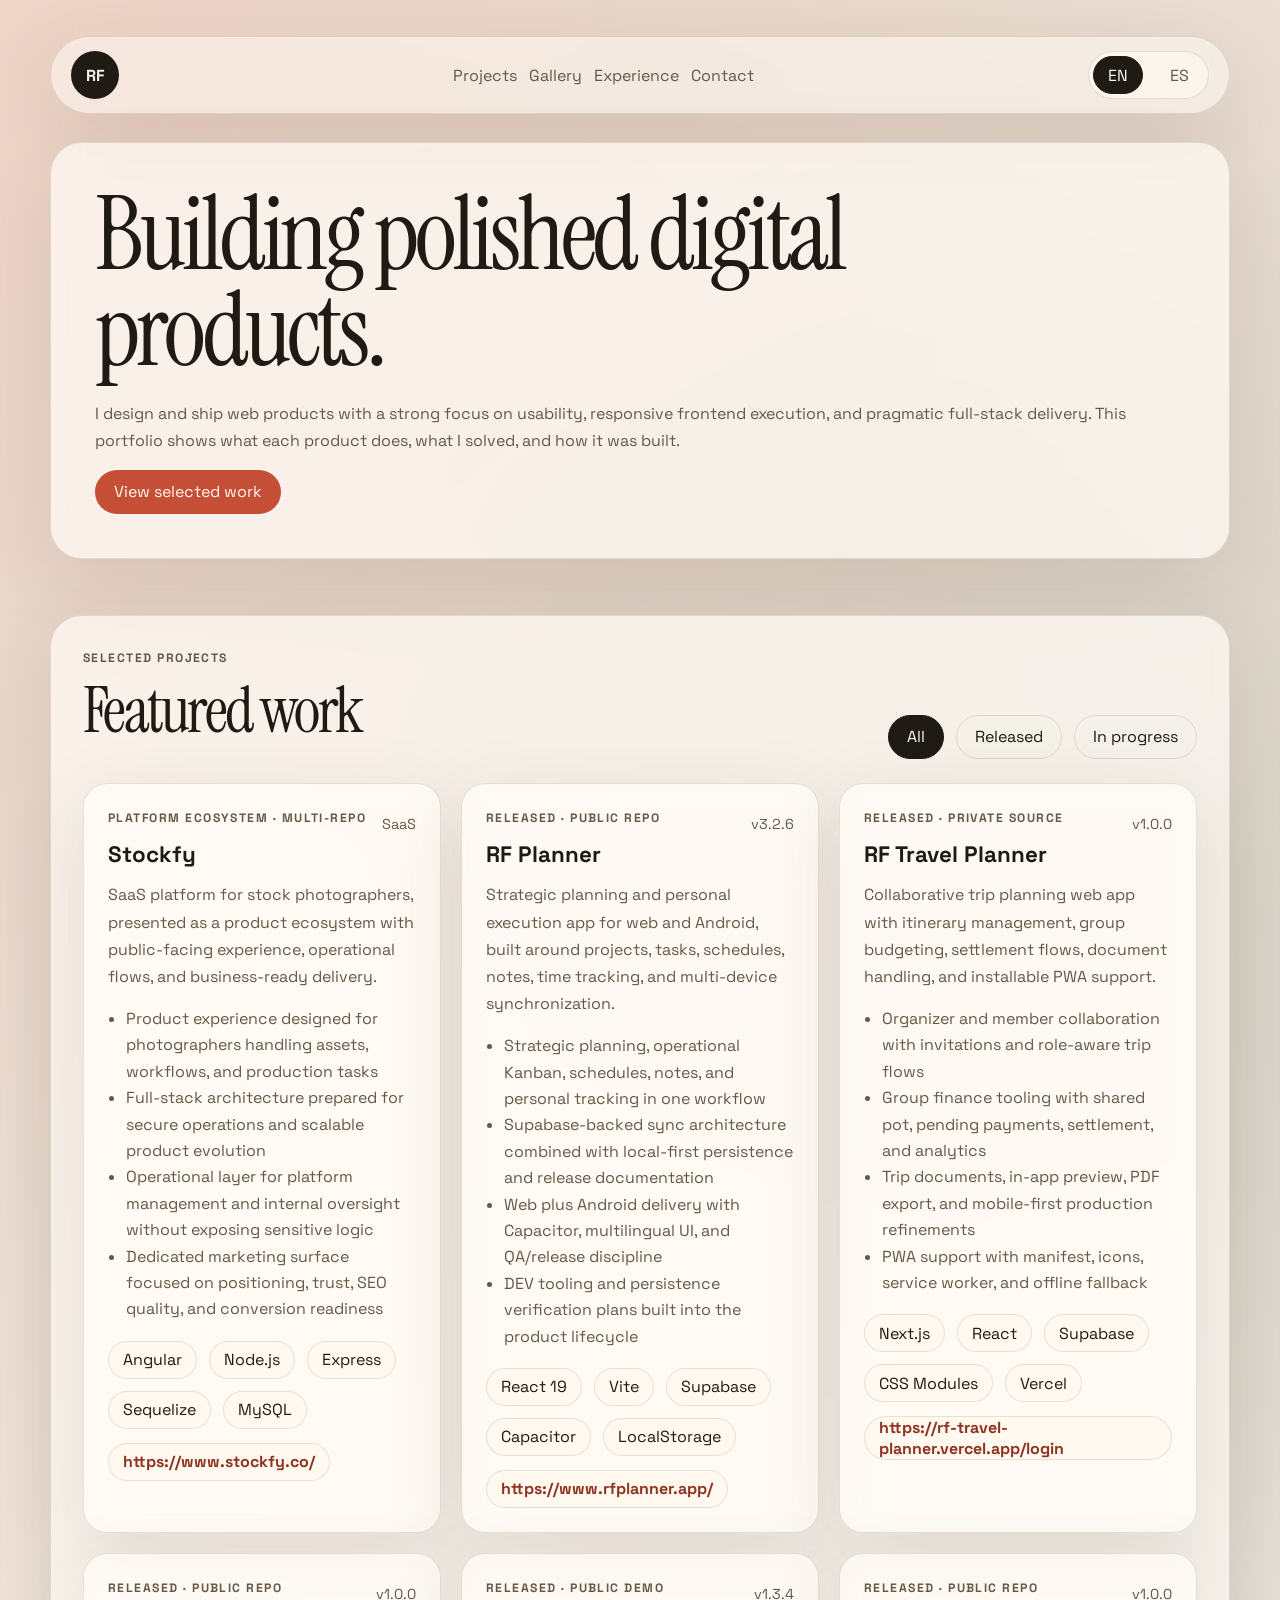
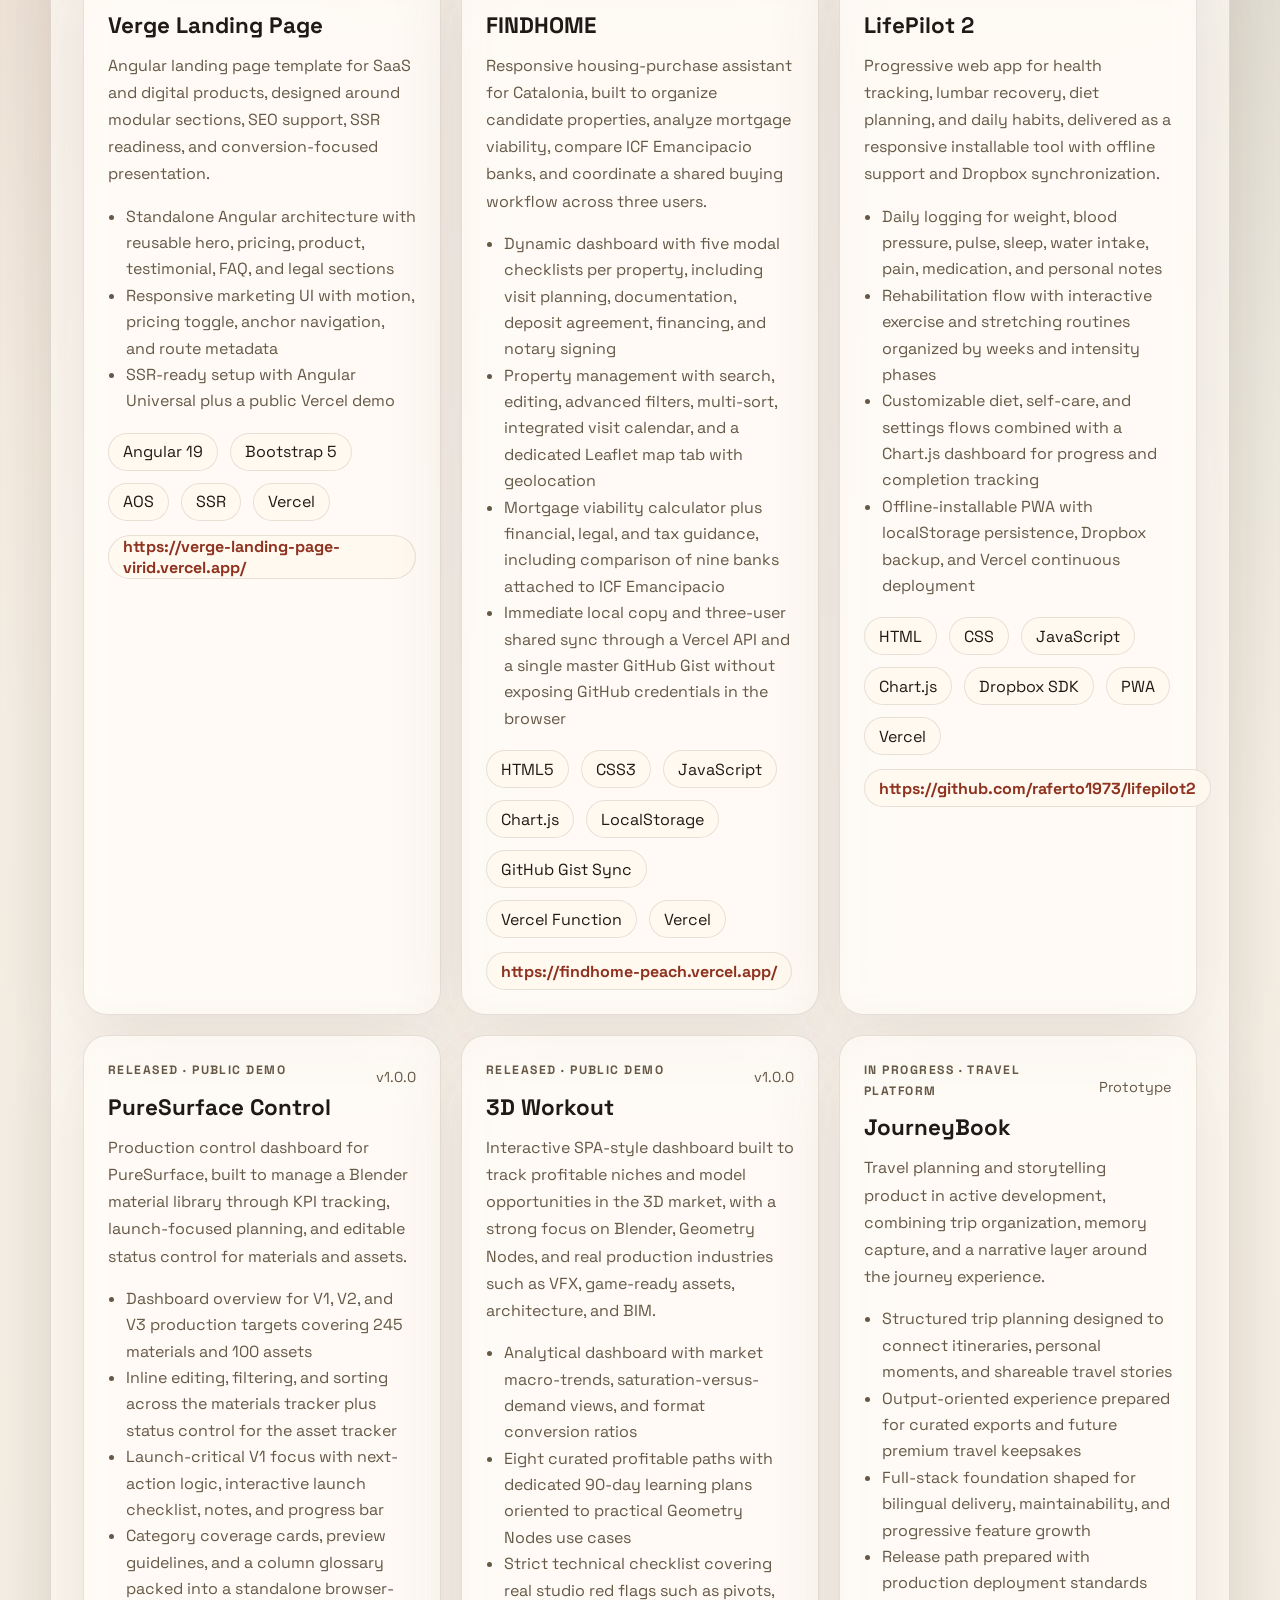
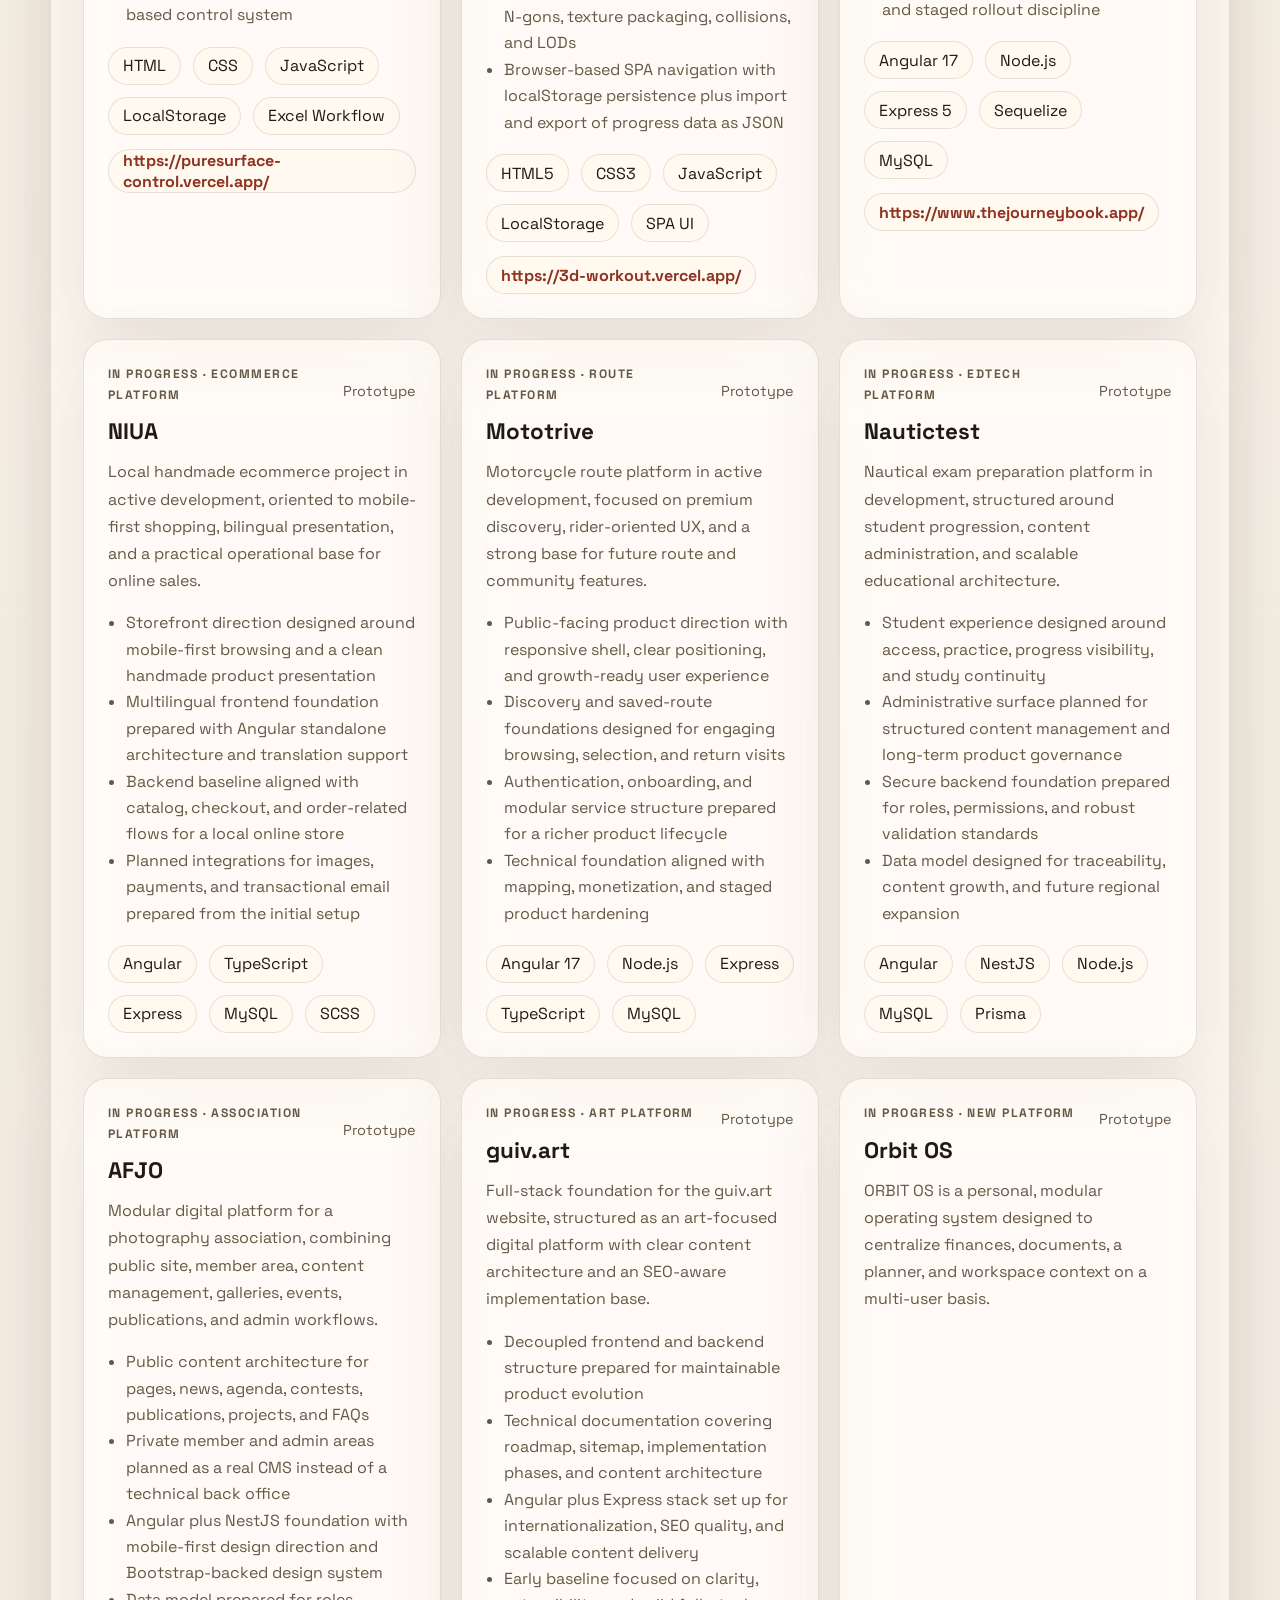
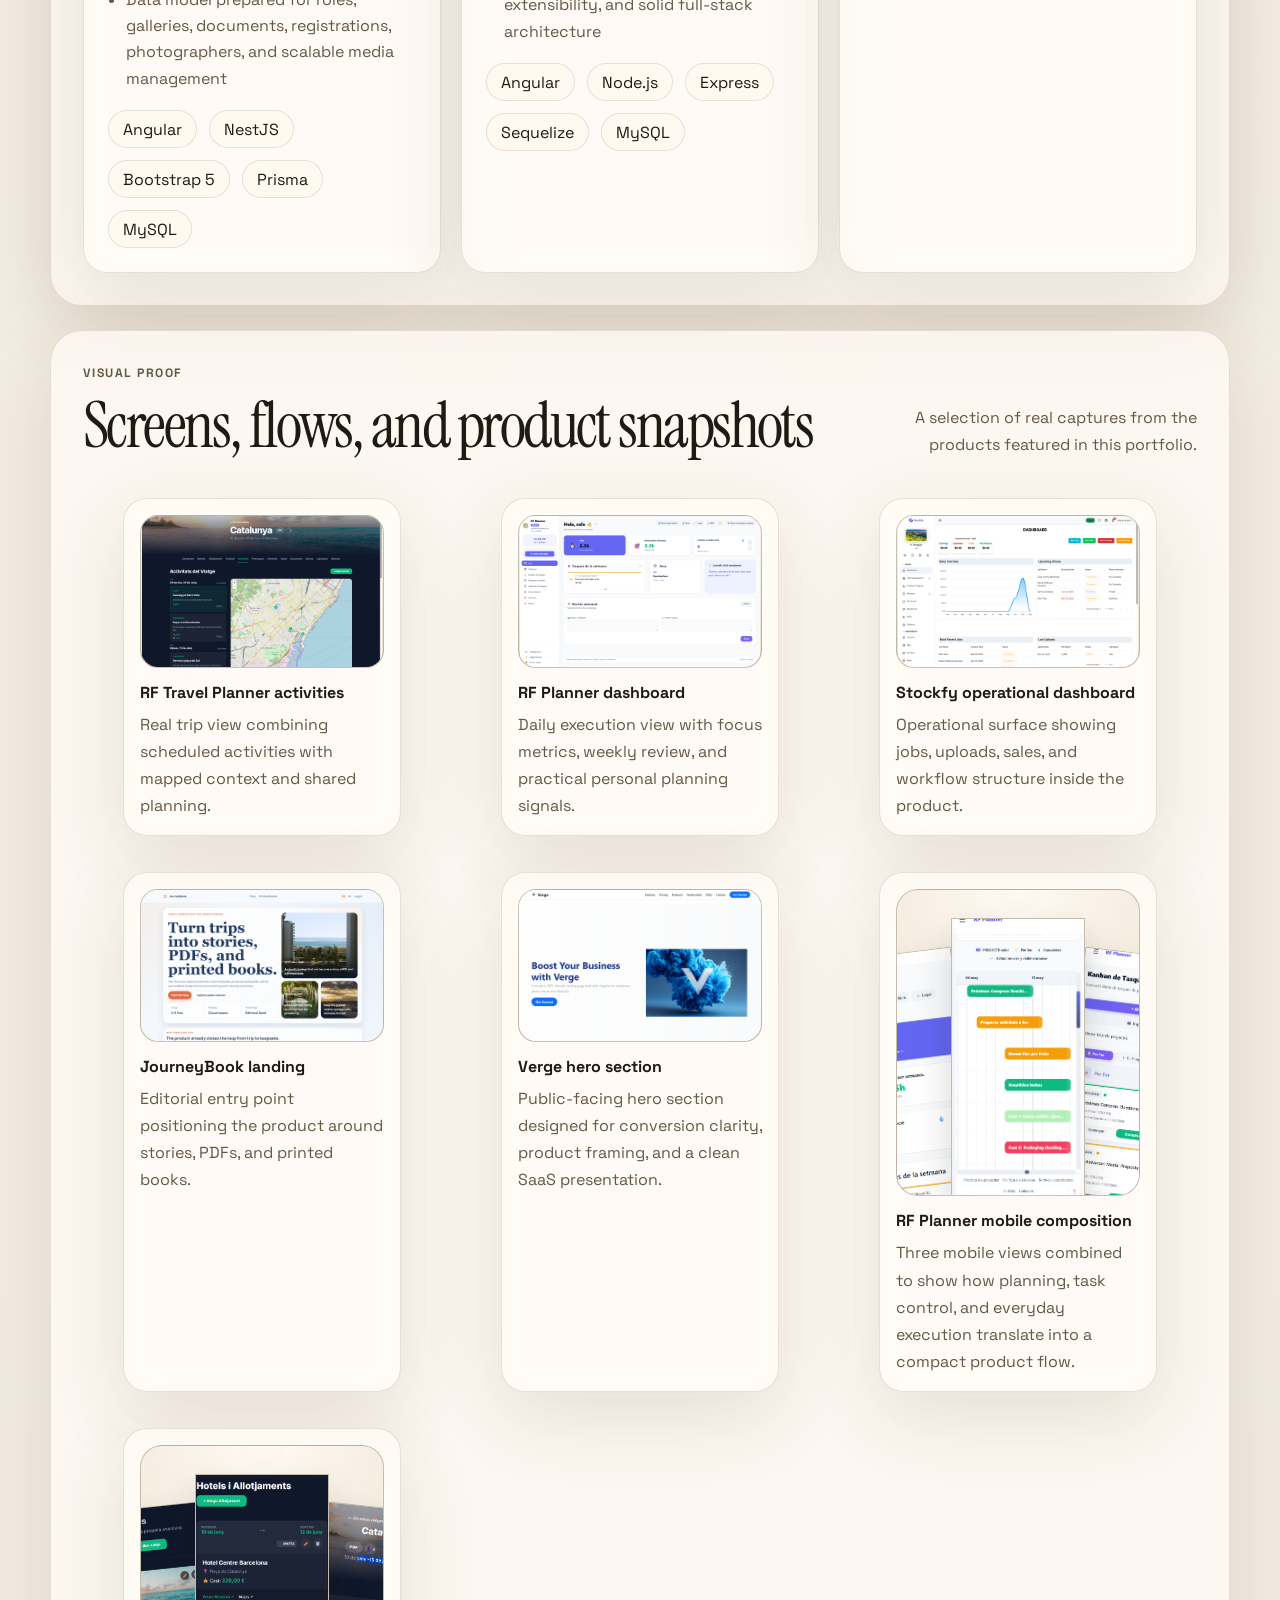
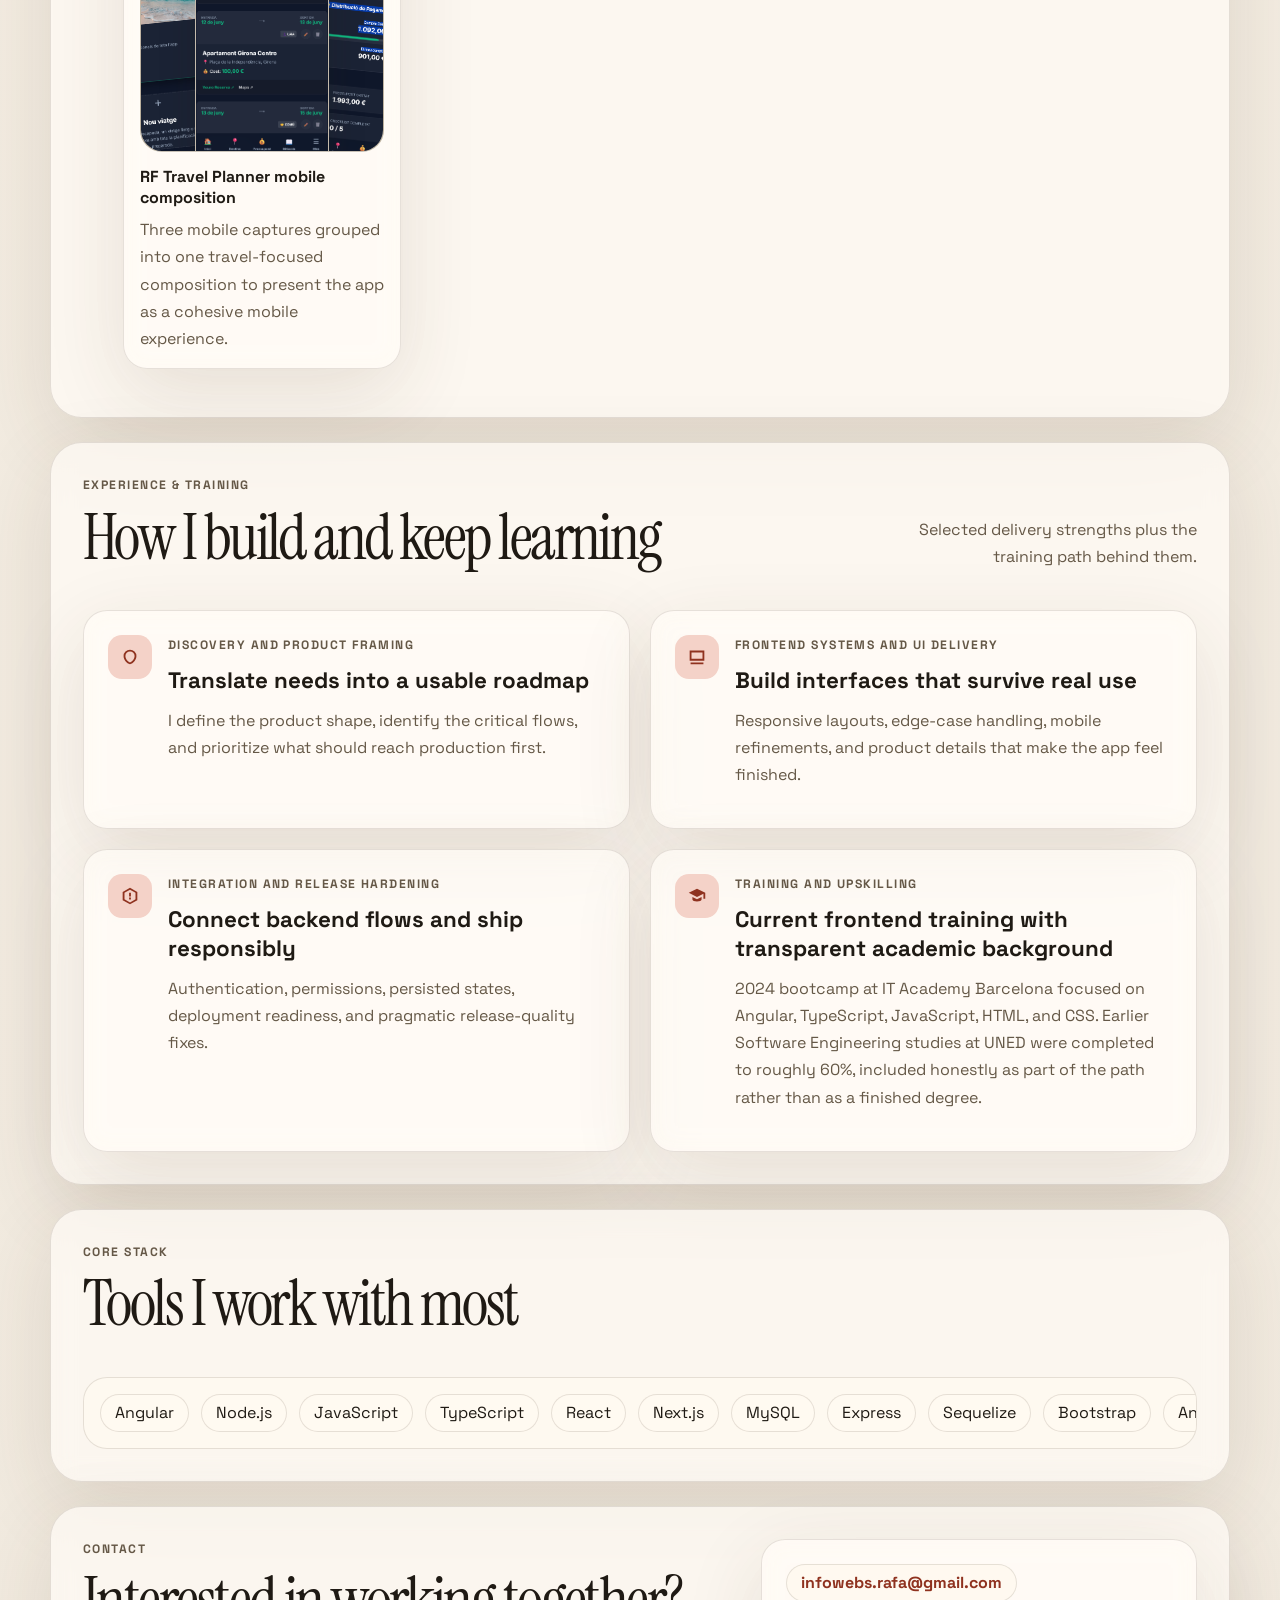
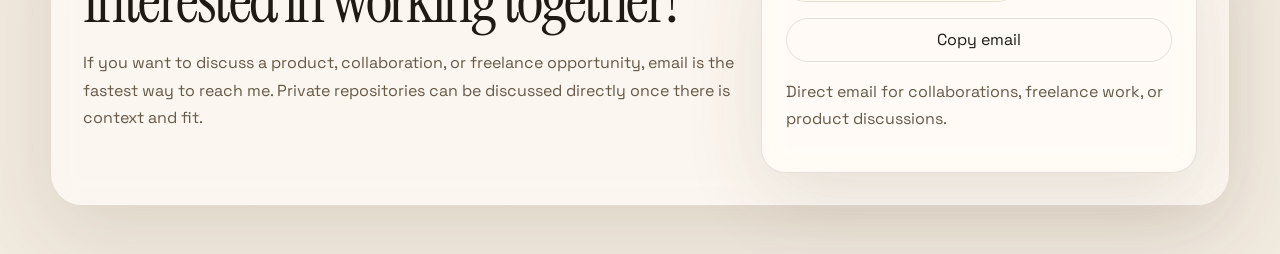
<file: index.html>
<!DOCTYPE html>
<html lang="en">
<head>
    <meta charset="UTF-8">
    <meta name="viewport" content="width=device-width, initial-scale=1.0">
    <title>Rafa Fernandez | Product-Focused Web Builder</title>
    <meta name="author" content="Rafa Fernandez">
    <meta
        name="description"
        content="Public portfolio for Rafa Fernandez featuring selected web products, technical highlights, and delivery experience without exposing private repositories."
    >
    <meta name="robots" content="index, follow, max-image-preview:large, max-snippet:-1, max-video-preview:-1">
    <meta name="googlebot" content="index, follow, max-image-preview:large, max-snippet:-1, max-video-preview:-1">
    <link rel="canonical" href="https://raferto1973.github.io/">
    <meta property="og:type" content="website">
    <meta property="og:site_name" content="Rafa Fernandez Portfolio">
    <meta property="og:locale" content="en_US">
    <meta property="og:locale:alternate" content="es_ES">
    <meta property="og:title" content="Rafa Fernandez | Product-Focused Web Builder">
    <meta property="og:description" content="Public portfolio for Rafa Fernandez featuring selected web products, technical highlights, and delivery experience without exposing private repositories.">
    <meta property="og:url" content="https://raferto1973.github.io/">
    <meta property="og:image" content="https://raferto1973.github.io/assets/og-portfolio-card.svg">
    <meta property="og:image:alt" content="Rafa Fernandez portfolio social preview card">
    <meta property="og:image:type" content="image/svg+xml">
    <meta property="og:image:width" content="1200">
    <meta property="og:image:height" content="630">
    <meta name="twitter:card" content="summary_large_image">
    <meta name="twitter:title" content="Rafa Fernandez | Product-Focused Web Builder">
    <meta name="twitter:description" content="Public portfolio for Rafa Fernandez featuring selected web products, technical highlights, and delivery experience without exposing private repositories.">
    <meta name="twitter:image" content="https://raferto1973.github.io/assets/og-portfolio-card.svg">
    <link rel="preconnect" href="https://fonts.googleapis.com">
    <link rel="preconnect" href="https://fonts.gstatic.com" crossorigin>
    <link href="https://fonts.googleapis.com/css2?family=Space+Grotesk:wght@400;500;700&family=Instrument+Serif:ital@0;1&display=swap" rel="stylesheet">
    <link rel="stylesheet" href="styles.css">
    <script type="application/ld+json">
        {
            "@context": "https://schema.org",
            "@graph": [
                {
                    "@type": "Person",
                    "name": "Rafa Fernandez",
                    "url": "https://raferto1973.github.io/",
                    "email": "mailto:infowebs.rafa@gmail.com",
                    "jobTitle": "Product-Focused Web Builder",
                    "knowsAbout": [
                        "Angular",
                        "TypeScript",
                        "JavaScript",
                        "React",
                        "Next.js",
                        "Node.js",
                        "Express",
                        "MySQL",
                        "Sequelize",
                        "Responsive UI",
                        "PWA development"
                    ]
                },
                {
                    "@type": "WebSite",
                    "name": "Rafa Fernandez Portfolio",
                    "url": "https://raferto1973.github.io/",
                    "inLanguage": ["en", "es"],
                    "description": "Public portfolio for Rafa Fernandez featuring selected web products, technical highlights, and delivery experience without exposing private repositories."
                },
                {
                    "@type": "CollectionPage",
                    "name": "Rafa Fernandez | Product-Focused Web Builder",
                    "url": "https://raferto1973.github.io/",
                    "description": "Public portfolio for Rafa Fernandez featuring selected web products, technical highlights, and delivery experience without exposing private repositories.",
                    "isPartOf": {
                        "@type": "WebSite",
                        "url": "https://raferto1973.github.io/",
                        "name": "Rafa Fernandez Portfolio"
                    }
                }
            ]
        }
    </script>
</head>
<body>
    <div class="page-shell">
        <header class="hero">
            <nav class="topbar">
                <a class="brand" href="#top" aria-label="Rafa Fernandez home">RF</a>
                <div class="topbar-links">
                    <a href="#projects" data-i18n="navProjects">Projects</a>
                    <a href="#gallery" data-i18n="navGallery">Gallery</a>
                    <a href="#experience" data-i18n="navExperience">Experience</a>
                    <a href="#contact" data-i18n="navContact">Contact</a>
                </div>
                <div class="language-toggle" aria-label="Language selector">
                    <button class="lang-button active" type="button" data-lang="en">EN</button>
                    <button class="lang-button" type="button" data-lang="es">ES</button>
                </div>
            </nav>

            <section class="hero-grid" id="top">
                <div class="hero-copy reveal">
                    <h1 data-i18n="heroTitle">Building polished digital products.</h1>
                    <p class="hero-text" data-i18n="heroText">
                        I design and ship web products with a strong focus on usability, responsive frontend execution,
                        and pragmatic full-stack delivery. This portfolio shows what each product does, what I solved,
                        and how it was built.
                    </p>
                    <div class="hero-actions">
                        <a class="button button-primary" href="#projects" data-i18n="heroPrimaryCta">View selected work</a>
                    </div>
                </div>
            </section>
        </header>

        <main>
            <section class="section" id="projects">
                <div class="section-heading reveal">
                    <div>
                        <p class="section-kicker" data-i18n="projectsKicker">Selected projects</p>
                        <h2 data-i18n="projectsTitle">Featured work</h2>
                    </div>
                    <div class="chip-row" aria-label="Project filters">
                        <button class="chip active" type="button" data-filter="all" data-i18n="filterAll">All</button>
                        <button class="chip" type="button" data-filter="released" data-i18n="filterReleased">Released</button>
                        <button class="chip" type="button" data-filter="in-progress" data-i18n="filterProgress">In progress</button>
                    </div>
                </div>

                <div class="project-grid" id="project-grid"></div>
            </section>

            <section class="section gallery-section" id="gallery">
                <div class="section-heading reveal">
                    <div>
                        <p class="section-kicker" data-i18n="galleryKicker">Visual proof</p>
                        <h2 data-i18n="galleryTitle">Screens, flows, and product snapshots</h2>
                    </div>
                    <p class="section-aside" data-i18n="galleryAside">A selection of real captures from the products featured in this portfolio.</p>
                </div>
                <div class="gallery-grid" id="gallery-grid"></div>
            </section>

            <section class="section experience-section" id="experience">
                <div class="section-heading reveal">
                    <div>
                        <p class="section-kicker" data-i18n="experienceKicker">Experience &amp; training</p>
                        <h2 data-i18n="experienceTitle">How I build and keep learning</h2>
                    </div>
                    <p class="section-aside" data-i18n="experienceAside">Selected delivery strengths plus the training path behind them.</p>
                </div>
                <div class="experience-grid" id="experience-grid"></div>
            </section>

            <section class="section tech-section">
                <div class="section-heading reveal">
                    <div>
                        <p class="section-kicker" data-i18n="techKicker">Core stack</p>
                        <h2 data-i18n="techTitle">Tools I work with most</h2>
                    </div>
                </div>
                <div class="marquee" aria-label="Technology list">
                    <div class="marquee-track" id="tech-track"></div>
                </div>
            </section>

            <section class="section contact-section" id="contact">
                <div class="contact-copy reveal">
                    <p class="section-kicker" data-i18n="contactKicker">Contact</p>
                    <h2 data-i18n="contactTitle">Interested in the work?</h2>
                    <p data-i18n="contactText">
                        Route people here to your public profiles, your email, LinkedIn, or a short intake form.
                        If a repository is private, the conversation can still move forward based on the evidence shown above.
                    </p>
                </div>
                <div class="contact-card reveal reveal-delay-1">
                    <a class="contact-link" href="mailto:infowebs.rafa@gmail.com">infowebs.rafa@gmail.com</a>
                    <button
                        class="copy-button"
                        type="button"
                        data-copy-en="infowebs.rafa@gmail.com"
                        data-copy-es="infowebs.rafa@gmail.com"
                        data-i18n="copyButton"
                    >
                        Copy email
                    </button>
                    <p class="contact-note" data-i18n="contactNote">Direct email for collaborations, freelance work, or product discussions.</p>
                </div>
            </section>
        </main>
    </div>

    <button class="scroll-top-button" type="button" aria-label="Back to top">
        <svg viewBox="0 0 24 24" role="presentation" aria-hidden="true"><path d="M12 5.5l-7 7 1.4 1.4L11 9.3V19h2V9.3l4.6 4.6 1.4-1.4z"/></svg>
    </button>

    <script src="content-data.js"></script>
    <script src="projects-data.js"></script>
    <script src="script.js"></script>
</body>
</html>
</file>
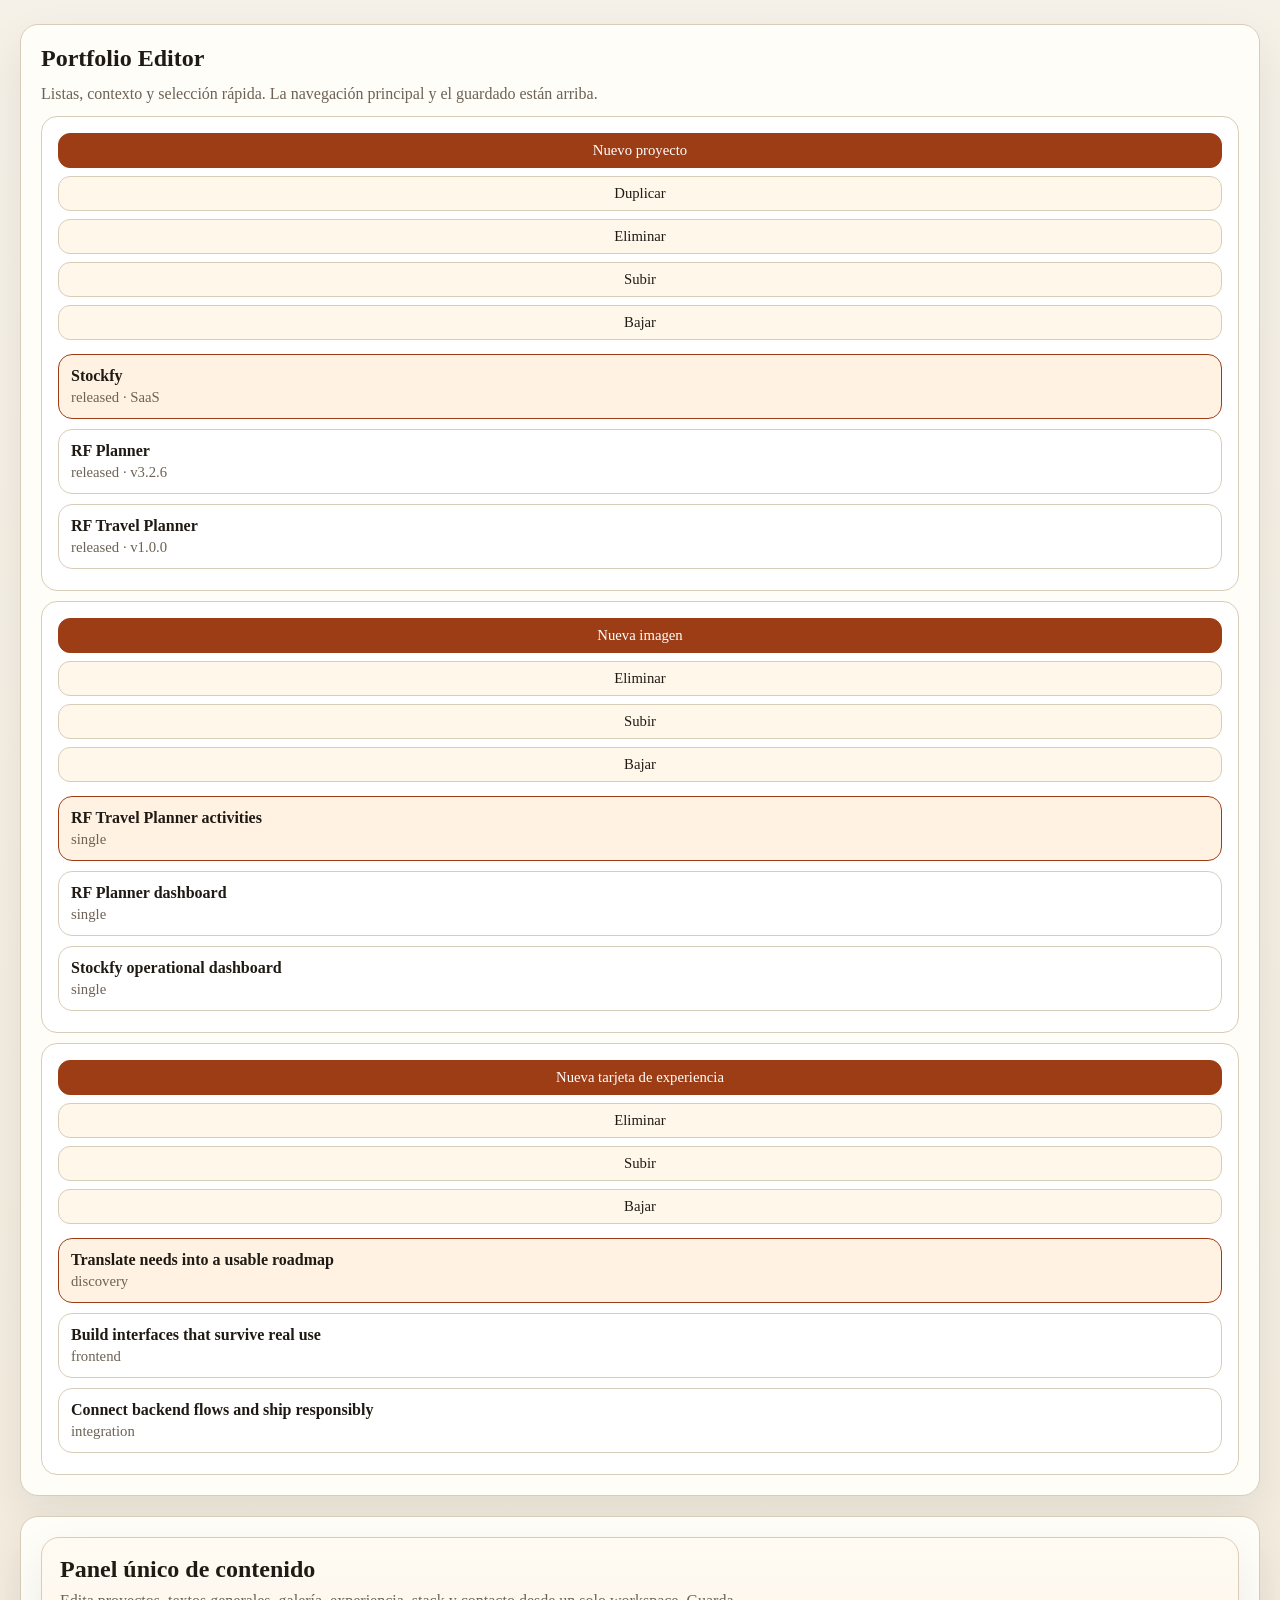
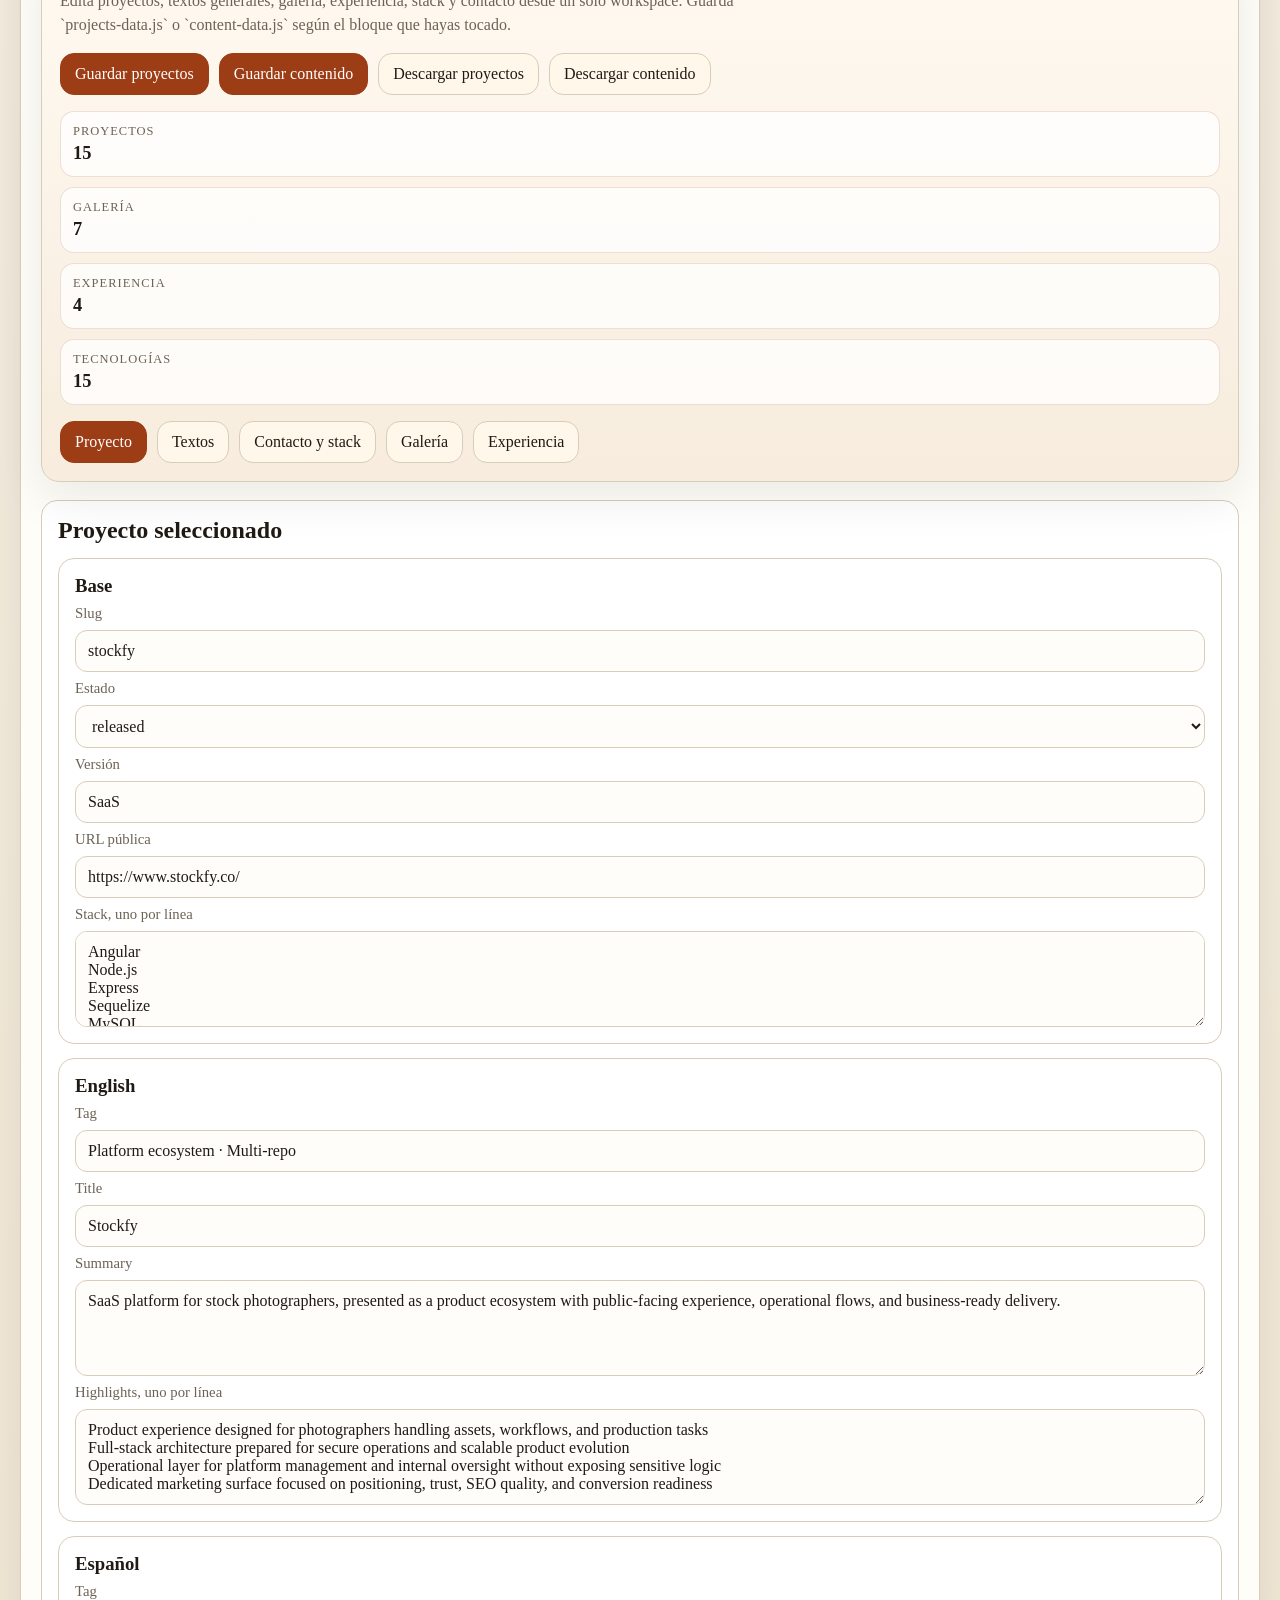
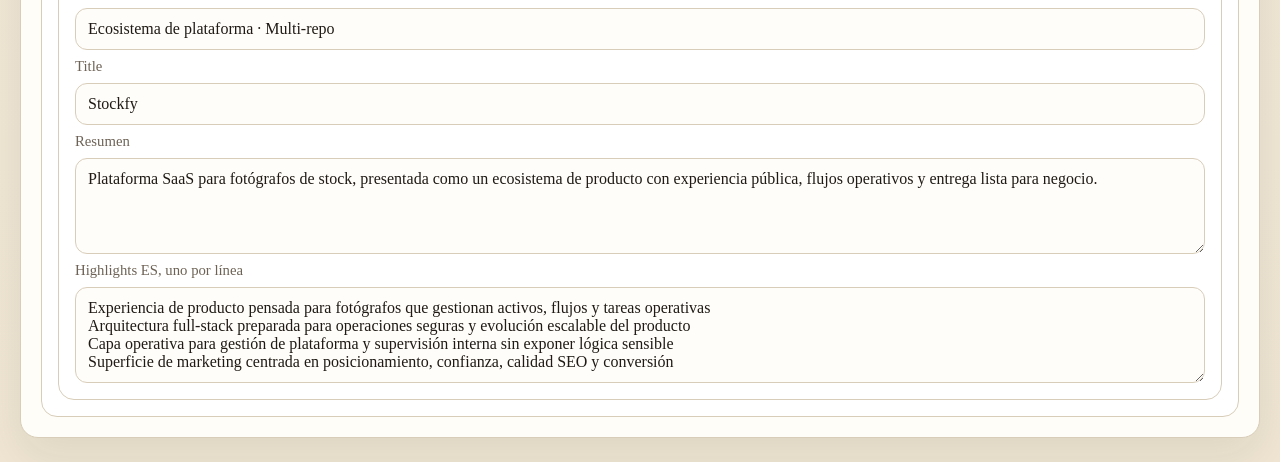
<file: editor.html>
<!DOCTYPE html>
<html lang="es">
<head>
    <meta charset="UTF-8">
    <meta name="viewport" content="width=device-width, initial-scale=1.0">
    <title>Portfolio Content Editor</title>
    <style>
        :root {
            color-scheme: light;
            --bg: #f3efe6;
            --panel: #fffdf8;
            --line: #d8cdb9;
            --text: #1f1a14;
            --muted: #6d6255;
            --accent: #9d3d16;
            --accent-dark: #7e2f10;
            --shadow: 0 18px 45px rgba(31, 26, 20, 0.08);
            --radius: 18px;
        }

        * { box-sizing: border-box; }
        body {
            margin: 0;
            font-family: Georgia, "Times New Roman", serif;
            background: linear-gradient(180deg, #f6f1e8 0%, #efe5d2 100%);
            color: var(--text);
        }
        .shell {
            width: min(1720px, calc(100vw - 40px));
            margin: 24px auto;
            display: grid;
            grid-template-columns: minmax(280px, 320px) minmax(0, 1fr);
            gap: 20px;
            align-items: start;
        }
        .panel {
            background: var(--panel);
            border: 1px solid var(--line);
            border-radius: var(--radius);
            box-shadow: var(--shadow);
        }
        .sidebar, .editor { padding: 20px; }
        .sidebar {
            position: sticky;
            top: 24px;
            max-height: calc(100vh - 48px);
            overflow: auto;
        }
        .editor { display: grid; gap: 18px; }
        h1, h2, h3 { margin: 0; }
        p { margin: 0; color: var(--muted); line-height: 1.5; }
        .header, .stacked { display: grid; gap: 10px; }
        .editor-topbar {
            display: grid;
            gap: 16px;
            position: sticky;
            top: 24px;
            z-index: 5;
            padding: 18px;
            background: linear-gradient(180deg, #fffaf2 0%, #f7ecdd 100%);
        }
        .editor-topbar-head {
            display: flex;
            justify-content: space-between;
            align-items: start;
            gap: 16px;
        }
        .editor-topbar-copy {
            display: grid;
            gap: 6px;
        }
        .editor-topbar-copy p {
            max-width: 720px;
        }
        .section-card {
            border: 1px solid var(--line);
            border-radius: 16px;
            background: #fff;
            padding: 16px;
            display: grid;
            gap: 14px;
        }
        .section-card.hero-card {
            background: linear-gradient(180deg, #fffaf2 0%, #f7ecdd 100%);
        }
        .meta-grid {
            display: grid;
            grid-template-columns: repeat(2, minmax(0, 1fr));
            gap: 10px;
        }
        .meta-box {
            border: 1px solid rgba(157, 61, 22, 0.16);
            border-radius: 14px;
            background: rgba(255, 255, 255, 0.78);
            padding: 12px;
            display: grid;
            gap: 4px;
        }
        .meta-label {
            font-size: 0.78rem;
            text-transform: uppercase;
            letter-spacing: 0.08em;
            color: var(--muted);
        }
        .meta-value {
            font-size: 1.15rem;
            font-weight: 600;
            color: var(--text);
        }
        .toolbar { display: flex; gap: 10px; flex-wrap: wrap; }
        .actions {
            display: grid;
            grid-template-columns: repeat(2, minmax(0, 1fr));
            gap: 10px;
        }
        .sidebar-actions {
            grid-template-columns: repeat(2, minmax(0, 1fr));
            gap: 8px;
        }
        .top-actions {
            display: flex;
            flex-wrap: wrap;
            gap: 10px;
            justify-content: flex-end;
        }
        button, input, select, textarea { font: inherit; }
        button {
            border: 1px solid var(--line);
            background: #fff7ea;
            color: var(--text);
            border-radius: 14px;
            padding: 11px 14px;
            cursor: pointer;
            transition: background-color 160ms ease, border-color 160ms ease, transform 160ms ease;
        }
        button.primary { background: var(--accent); color: #fff; border-color: var(--accent); }
        button.primary:hover { background: var(--accent-dark); }
        button:hover { transform: translateY(-1px); }
        .sidebar-actions button {
            padding: 8px 10px;
            min-height: 0;
            font-size: 0.92rem;
            border-radius: 12px;
        }
        .list {
            list-style: none;
            padding: 0;
            margin: 0;
            display: grid;
            gap: 10px;
            max-height: 220px;
            overflow: auto;
        }
        .list-item {
            border: 1px solid var(--line);
            border-radius: 14px;
            padding: 12px;
            background: #fff;
            cursor: pointer;
        }
        .list-item.active { border-color: var(--accent); background: #fff2e3; }
        .list-item strong, .list-item span { display: block; }
        .list-item span { color: var(--muted); font-size: 0.92rem; margin-top: 4px; }
        .editor-toolbar {
            display: flex;
            flex-wrap: wrap;
            gap: 10px;
        }
        .tab-button.active {
            background: var(--accent);
            color: #fff;
            border-color: var(--accent);
        }
        .editor-panel {
            display: none;
        }
        .editor-panel.is-active {
            display: grid;
            gap: 18px;
        }
        .grid { display: grid; grid-template-columns: repeat(auto-fit, minmax(280px, 1fr)); gap: 14px; }
        .field, .field-group { display: grid; gap: 8px; }
        .field-group { border: 1px solid var(--line); border-radius: 16px; padding: 16px; background: #fff; }
        label { font-size: 0.92rem; color: var(--muted); }
        input, select, textarea {
            width: 100%;
            border: 1px solid var(--line);
            border-radius: 12px;
            padding: 11px 12px;
            background: #fffdfa;
            color: var(--text);
        }
        textarea { min-height: 96px; resize: vertical; }
        .wide { grid-column: 1 / -1; }
        code { background: #f7efe0; padding: 2px 6px; border-radius: 8px; }
        .mini-grid { display: grid; grid-template-columns: repeat(auto-fit, minmax(150px, 1fr)); gap: 10px; }
        @media (max-width: 1320px) {
            .shell { grid-template-columns: 1fr; }
            .sidebar {
                position: static;
                max-height: none;
            }
            .editor-topbar {
                position: static;
            }
            .editor-topbar-head {
                grid-template-columns: 1fr;
                display: grid;
            }
            .top-actions {
                justify-content: flex-start;
            }
            .grid, .mini-grid, .actions, .meta-grid { grid-template-columns: 1fr; }
        }
    </style>
</head>
<body>
    <div class="shell">
        <aside class="panel sidebar stacked">
            <div class="header">
                <h1>Portfolio Editor</h1>
                <p>Listas, contexto y selección rápida. La navegación principal y el guardado están arriba.</p>
            </div>

            <div class="section-card">
                <div class="actions sidebar-actions">
                    <button id="add-project" class="primary" type="button">Nuevo proyecto</button>
                    <button id="duplicate-project" type="button">Duplicar</button>
                    <button id="delete-project" type="button">Eliminar</button>
                    <button id="move-project-up" type="button">Subir</button>
                    <button id="move-project-down" type="button">Bajar</button>
                </div>
                <ul class="list" id="project-list"></ul>
            </div>

            <div class="section-card">
                <div class="actions sidebar-actions">
                    <button id="add-gallery" class="primary" type="button">Nueva imagen</button>
                    <button id="delete-gallery" type="button">Eliminar</button>
                    <button id="move-gallery-up" type="button">Subir</button>
                    <button id="move-gallery-down" type="button">Bajar</button>
                </div>
                <ul class="list" id="gallery-list"></ul>
            </div>

            <div class="section-card">
                <div class="actions sidebar-actions">
                    <button id="add-experience" class="primary" type="button">Nueva tarjeta de experiencia</button>
                    <button id="delete-experience" type="button">Eliminar</button>
                    <button id="move-experience-up" type="button">Subir</button>
                    <button id="move-experience-down" type="button">Bajar</button>
                </div>
                <ul class="list" id="experience-list"></ul>
            </div>
        </aside>

        <main class="panel editor">
            <div class="panel editor-topbar">
                <div class="editor-topbar-head">
                    <div class="editor-topbar-copy">
                        <h2>Panel único de contenido</h2>
                        <p>Edita proyectos, textos generales, galería, experiencia, stack y contacto desde un solo workspace. Guarda `projects-data.js` o `content-data.js` según el bloque que hayas tocado.</p>
                    </div>
                    <div class="top-actions">
                        <button id="save-projects" class="primary" type="button">Guardar proyectos</button>
                        <button id="save-content" class="primary" type="button">Guardar contenido</button>
                        <button id="download-projects" type="button">Descargar proyectos</button>
                        <button id="download-content" type="button">Descargar contenido</button>
                    </div>
                </div>
                <div class="meta-grid">
                    <div class="meta-box">
                        <span class="meta-label">Proyectos</span>
                        <strong class="meta-value" id="project-count">0</strong>
                    </div>
                    <div class="meta-box">
                        <span class="meta-label">Galería</span>
                        <strong class="meta-value" id="gallery-count">0</strong>
                    </div>
                    <div class="meta-box">
                        <span class="meta-label">Experiencia</span>
                        <strong class="meta-value" id="experience-count">0</strong>
                    </div>
                    <div class="meta-box">
                        <span class="meta-label">Tecnologías</span>
                        <strong class="meta-value" id="tech-count">0</strong>
                    </div>
                </div>
                <div class="editor-toolbar">
                    <button class="tab-button active" type="button" data-editor-tab="projects">Proyecto</button>
                    <button class="tab-button" type="button" data-editor-tab="copy">Textos</button>
                    <button class="tab-button" type="button" data-editor-tab="contact">Contacto y stack</button>
                    <button class="tab-button" type="button" data-editor-tab="gallery">Galería</button>
                    <button class="tab-button" type="button" data-editor-tab="experience">Experiencia</button>
                </div>
            </div>

            <div class="editor-panel is-active" data-editor-panel="projects">
            <div class="section-card">
                <h2>Proyecto seleccionado</h2>
                <div class="grid">
                    <div class="field-group">
                        <h3>Base</h3>
                        <div class="field"><label for="slug">Slug</label><input id="slug" type="text"></div>
                        <div class="field"><label for="status">Estado</label><select id="status"><option value="released">released</option><option value="in-progress">in-progress</option></select></div>
                        <div class="field"><label for="version">Versión</label><input id="version" type="text"></div>
                        <div class="field"><label for="link">URL pública</label><input id="link" type="url"></div>
                        <div class="field wide"><label for="stack">Stack, uno por línea</label><textarea id="stack"></textarea></div>
                    </div>
                    <div class="field-group">
                        <h3>English</h3>
                        <div class="field"><label for="en-tag">Tag</label><input id="en-tag" type="text"></div>
                        <div class="field"><label for="en-title">Title</label><input id="en-title" type="text"></div>
                        <div class="field wide"><label for="en-summary">Summary</label><textarea id="en-summary"></textarea></div>
                        <div class="field wide"><label for="en-highlights">Highlights, uno por línea</label><textarea id="en-highlights"></textarea></div>
                    </div>
                    <div class="field-group">
                        <h3>Español</h3>
                        <div class="field"><label for="es-tag">Tag</label><input id="es-tag" type="text"></div>
                        <div class="field"><label for="es-title">Title</label><input id="es-title" type="text"></div>
                        <div class="field wide"><label for="es-summary">Resumen</label><textarea id="es-summary"></textarea></div>
                        <div class="field wide"><label for="es-highlights">Highlights ES, uno por línea</label><textarea id="es-highlights"></textarea></div>
                    </div>
                </div>
            </div>

            </div>

            <div class="editor-panel" data-editor-panel="copy">
            <div class="section-card">
                <h2>Textos generales</h2>
                <div class="grid">
                    <div class="field-group">
                        <h3>English copy</h3>
                        <div class="field"><label for="en-page-title">Page title</label><input id="en-page-title" type="text"></div>
                        <div class="field wide"><label for="en-page-description">Page description</label><textarea id="en-page-description"></textarea></div>
                        <div class="mini-grid wide">
                            <div class="field"><label for="en-nav-projects">Nav projects</label><input id="en-nav-projects" type="text"></div>
                            <div class="field"><label for="en-nav-gallery">Nav gallery</label><input id="en-nav-gallery" type="text"></div>
                            <div class="field"><label for="en-nav-experience">Nav experience</label><input id="en-nav-experience" type="text"></div>
                        </div>
                        <div class="field"><label for="en-nav-contact">Nav contact</label><input id="en-nav-contact" type="text"></div>
                        <div class="field"><label for="en-hero-title">Hero title</label><input id="en-hero-title" type="text"></div>
                        <div class="field wide"><label for="en-hero-text">Hero text</label><textarea id="en-hero-text"></textarea></div>
                        <div class="field"><label for="en-hero-cta">Hero CTA</label><input id="en-hero-cta" type="text"></div>
                        <div class="field"><label for="en-projects-kicker">Projects kicker</label><input id="en-projects-kicker" type="text"></div>
                        <div class="field"><label for="en-projects-title">Projects title</label><input id="en-projects-title" type="text"></div>
                        <div class="mini-grid wide">
                            <div class="field"><label for="en-filter-all">Filter all</label><input id="en-filter-all" type="text"></div>
                            <div class="field"><label for="en-filter-released">Filter released</label><input id="en-filter-released" type="text"></div>
                            <div class="field"><label for="en-filter-progress">Filter in progress</label><input id="en-filter-progress" type="text"></div>
                        </div>
                        <div class="field"><label for="en-gallery-kicker">Gallery kicker</label><input id="en-gallery-kicker" type="text"></div>
                        <div class="field"><label for="en-gallery-title">Gallery title</label><input id="en-gallery-title" type="text"></div>
                        <div class="field wide"><label for="en-gallery-aside">Gallery aside</label><textarea id="en-gallery-aside"></textarea></div>
                        <div class="field"><label for="en-experience-kicker">Experience kicker</label><input id="en-experience-kicker" type="text"></div>
                        <div class="field"><label for="en-experience-title">Experience title</label><input id="en-experience-title" type="text"></div>
                        <div class="field wide"><label for="en-experience-aside">Experience aside</label><textarea id="en-experience-aside"></textarea></div>
                        <div class="field"><label for="en-tech-kicker">Tech kicker</label><input id="en-tech-kicker" type="text"></div>
                        <div class="field"><label for="en-tech-title">Tech title</label><input id="en-tech-title" type="text"></div>
                        <div class="field"><label for="en-contact-kicker">Contact kicker</label><input id="en-contact-kicker" type="text"></div>
                        <div class="field"><label for="en-contact-title">Contact title</label><input id="en-contact-title" type="text"></div>
                        <div class="field wide"><label for="en-contact-text">Contact text</label><textarea id="en-contact-text"></textarea></div>
                        <div class="field"><label for="en-copy-button">Copy button</label><input id="en-copy-button" type="text"></div>
                        <div class="field"><label for="en-copy-success">Copy success</label><input id="en-copy-success" type="text"></div>
                        <div class="field"><label for="en-copy-error">Copy error</label><input id="en-copy-error" type="text"></div>
                        <div class="field wide"><label for="en-contact-note">Contact note</label><textarea id="en-contact-note"></textarea></div>
                    </div>
                    <div class="field-group">
                        <h3>Español</h3>
                        <div class="field"><label for="es-page-title">Page title</label><input id="es-page-title" type="text"></div>
                        <div class="field wide"><label for="es-page-description">Page description</label><textarea id="es-page-description"></textarea></div>
                        <div class="mini-grid wide">
                            <div class="field"><label for="es-nav-projects">Nav projects</label><input id="es-nav-projects" type="text"></div>
                            <div class="field"><label for="es-nav-gallery">Nav gallery</label><input id="es-nav-gallery" type="text"></div>
                            <div class="field"><label for="es-nav-experience">Nav experience</label><input id="es-nav-experience" type="text"></div>
                        </div>
                        <div class="field"><label for="es-nav-contact">Nav contact</label><input id="es-nav-contact" type="text"></div>
                        <div class="field"><label for="es-hero-title">Hero title</label><input id="es-hero-title" type="text"></div>
                        <div class="field wide"><label for="es-hero-text">Hero text</label><textarea id="es-hero-text"></textarea></div>
                        <div class="field"><label for="es-hero-cta">Hero CTA</label><input id="es-hero-cta" type="text"></div>
                        <div class="field"><label for="es-projects-kicker">Projects kicker</label><input id="es-projects-kicker" type="text"></div>
                        <div class="field"><label for="es-projects-title">Projects title</label><input id="es-projects-title" type="text"></div>
                        <div class="mini-grid wide">
                            <div class="field"><label for="es-filter-all">Filter all</label><input id="es-filter-all" type="text"></div>
                            <div class="field"><label for="es-filter-released">Filter released</label><input id="es-filter-released" type="text"></div>
                            <div class="field"><label for="es-filter-progress">Filter in progress</label><input id="es-filter-progress" type="text"></div>
                        </div>
                        <div class="field"><label for="es-gallery-kicker">Gallery kicker</label><input id="es-gallery-kicker" type="text"></div>
                        <div class="field"><label for="es-gallery-title">Gallery title</label><input id="es-gallery-title" type="text"></div>
                        <div class="field wide"><label for="es-gallery-aside">Gallery aside</label><textarea id="es-gallery-aside"></textarea></div>
                        <div class="field"><label for="es-experience-kicker">Experience kicker</label><input id="es-experience-kicker" type="text"></div>
                        <div class="field"><label for="es-experience-title">Experience title</label><input id="es-experience-title" type="text"></div>
                        <div class="field wide"><label for="es-experience-aside">Experience aside</label><textarea id="es-experience-aside"></textarea></div>
                        <div class="field"><label for="es-tech-kicker">Tech kicker</label><input id="es-tech-kicker" type="text"></div>
                        <div class="field"><label for="es-tech-title">Tech title</label><input id="es-tech-title" type="text"></div>
                        <div class="field"><label for="es-contact-kicker">Contact kicker</label><input id="es-contact-kicker" type="text"></div>
                        <div class="field"><label for="es-contact-title">Contact title</label><input id="es-contact-title" type="text"></div>
                        <div class="field wide"><label for="es-contact-text">Contact text</label><textarea id="es-contact-text"></textarea></div>
                        <div class="field"><label for="es-copy-button">Copy button</label><input id="es-copy-button" type="text"></div>
                        <div class="field"><label for="es-copy-success">Copy success</label><input id="es-copy-success" type="text"></div>
                        <div class="field"><label for="es-copy-error">Copy error</label><input id="es-copy-error" type="text"></div>
                        <div class="field wide"><label for="es-contact-note">Contact note</label><textarea id="es-contact-note"></textarea></div>
                    </div>
                </div>
            </div>

            </div>

            <div class="editor-panel" data-editor-panel="contact">
            <div class="section-card">
                <h2>Contacto y stack</h2>
                <div class="grid">
                    <div class="field-group">
                        <div class="field"><label for="contact-email">Email</label><input id="contact-email" type="email"></div>
                    </div>
                    <div class="field-group">
                        <div class="field wide"><label for="tech-items">Tecnologías, una por línea</label><textarea id="tech-items"></textarea></div>
                    </div>
                </div>
            </div>

            </div>

            <div class="editor-panel" data-editor-panel="gallery">
            <div class="section-card">
                <h2>Galería seleccionada</h2>
                <div class="grid">
                    <div class="field-group">
                        <h3>Base</h3>
                        <div class="field"><label for="gallery-type">Tipo</label><select id="gallery-type"><option value="single">single</option><option value="mobile">mobile</option></select></div>
                        <div class="field"><label for="gallery-card-class">Clase extra de tarjeta</label><input id="gallery-card-class" type="text"></div>
                        <div class="field"><label for="gallery-image-src">Imagen única</label><input id="gallery-image-src" type="text"></div>
                        <div class="field"><label for="gallery-composition-class">Clase de composición mobile</label><input id="gallery-composition-class" type="text"></div>
                        <div class="field wide"><label for="gallery-mobile-images">Imágenes mobile, una por línea con formato: src|alt EN|alt ES</label><textarea id="gallery-mobile-images"></textarea></div>
                    </div>
                    <div class="field-group">
                        <h3>English</h3>
                        <div class="field"><label for="gallery-en-title">Title</label><input id="gallery-en-title" type="text"></div>
                        <div class="field wide"><label for="gallery-en-text">Text</label><textarea id="gallery-en-text"></textarea></div>
                        <div class="field"><label for="gallery-en-alt">Alt</label><input id="gallery-en-alt" type="text"></div>
                        <div class="field"><label for="gallery-en-aria">Aria label</label><input id="gallery-en-aria" type="text"></div>
                    </div>
                    <div class="field-group">
                        <h3>Español</h3>
                        <div class="field"><label for="gallery-es-title">Title</label><input id="gallery-es-title" type="text"></div>
                        <div class="field wide"><label for="gallery-es-text">Text</label><textarea id="gallery-es-text"></textarea></div>
                        <div class="field"><label for="gallery-es-alt">Alt</label><input id="gallery-es-alt" type="text"></div>
                        <div class="field"><label for="gallery-es-aria">Aria label</label><input id="gallery-es-aria" type="text"></div>
                    </div>
                </div>
            </div>

            </div>

            <div class="editor-panel" data-editor-panel="experience">
            <div class="section-card">
                <h2>Experiencia seleccionada</h2>
                <div class="grid">
                    <div class="field-group">
                        <h3>Base</h3>
                        <div class="field"><label for="experience-icon">Icono</label><select id="experience-icon"><option value="discovery">discovery</option><option value="frontend">frontend</option><option value="integration">integration</option><option value="training">training</option></select></div>
                    </div>
                    <div class="field-group">
                        <h3>English</h3>
                        <div class="field"><label for="experience-en-stage">Stage</label><input id="experience-en-stage" type="text"></div>
                        <div class="field"><label for="experience-en-title">Title</label><input id="experience-en-title" type="text"></div>
                        <div class="field wide"><label for="experience-en-text">Text</label><textarea id="experience-en-text"></textarea></div>
                    </div>
                    <div class="field-group">
                        <h3>Español</h3>
                        <div class="field"><label for="experience-es-stage">Stage</label><input id="experience-es-stage" type="text"></div>
                        <div class="field"><label for="experience-es-title">Title</label><input id="experience-es-title" type="text"></div>
                        <div class="field wide"><label for="experience-es-text">Text</label><textarea id="experience-es-text"></textarea></div>
                    </div>
                </div>
            </div>

            </div>
        </main>
    </div>

    <script src="content-data.js"></script>
    <script src="projects-data.js"></script>
    <script>
        const projects = Array.isArray(window.portfolioProjects) ? structuredClone(window.portfolioProjects) : [];
        const content = window.portfolioContent ? structuredClone(window.portfolioContent) : { translations: { en: {}, es: {} }, contact: { email: "" }, tech: [], gallery: [], experience: [] };

        const elements = {
            projectList: document.querySelector("#project-list"),
            galleryList: document.querySelector("#gallery-list"),
            experienceList: document.querySelector("#experience-list"),
            saveProjects: document.querySelector("#save-projects"),
            saveContent: document.querySelector("#save-content"),
            downloadProjects: document.querySelector("#download-projects"),
            downloadContent: document.querySelector("#download-content"),
            addProject: document.querySelector("#add-project"),
            duplicateProject: document.querySelector("#duplicate-project"),
            deleteProject: document.querySelector("#delete-project"),
            moveProjectUp: document.querySelector("#move-project-up"),
            moveProjectDown: document.querySelector("#move-project-down"),
            addGallery: document.querySelector("#add-gallery"),
            deleteGallery: document.querySelector("#delete-gallery"),
            moveGalleryUp: document.querySelector("#move-gallery-up"),
            moveGalleryDown: document.querySelector("#move-gallery-down"),
            addExperience: document.querySelector("#add-experience"),
            deleteExperience: document.querySelector("#delete-experience"),
            moveExperienceUp: document.querySelector("#move-experience-up"),
            moveExperienceDown: document.querySelector("#move-experience-down"),
            projectCount: document.querySelector("#project-count"),
            galleryCount: document.querySelector("#gallery-count"),
            experienceCount: document.querySelector("#experience-count"),
            techCount: document.querySelector("#tech-count"),
            slug: document.querySelector("#slug"),
            status: document.querySelector("#status"),
            version: document.querySelector("#version"),
            link: document.querySelector("#link"),
            stack: document.querySelector("#stack"),
            enTag: document.querySelector("#en-tag"),
            enTitle: document.querySelector("#en-title"),
            enSummary: document.querySelector("#en-summary"),
            enHighlights: document.querySelector("#en-highlights"),
            esTag: document.querySelector("#es-tag"),
            esTitle: document.querySelector("#es-title"),
            esSummary: document.querySelector("#es-summary"),
            esHighlights: document.querySelector("#es-highlights"),
            enPageTitle: document.querySelector("#en-page-title"),
            enPageDescription: document.querySelector("#en-page-description"),
            enNavProjects: document.querySelector("#en-nav-projects"),
            enNavGallery: document.querySelector("#en-nav-gallery"),
            enNavExperience: document.querySelector("#en-nav-experience"),
            enNavContact: document.querySelector("#en-nav-contact"),
            enHeroTitle: document.querySelector("#en-hero-title"),
            enHeroText: document.querySelector("#en-hero-text"),
            enHeroCta: document.querySelector("#en-hero-cta"),
            enProjectsKicker: document.querySelector("#en-projects-kicker"),
            enProjectsTitle: document.querySelector("#en-projects-title"),
            enFilterAll: document.querySelector("#en-filter-all"),
            enFilterReleased: document.querySelector("#en-filter-released"),
            enFilterProgress: document.querySelector("#en-filter-progress"),
            enGalleryKicker: document.querySelector("#en-gallery-kicker"),
            enGalleryTitle: document.querySelector("#en-gallery-title"),
            enGalleryAside: document.querySelector("#en-gallery-aside"),
            enExperienceKicker: document.querySelector("#en-experience-kicker"),
            enExperienceTitle: document.querySelector("#en-experience-title"),
            enExperienceAside: document.querySelector("#en-experience-aside"),
            enTechKicker: document.querySelector("#en-tech-kicker"),
            enTechTitle: document.querySelector("#en-tech-title"),
            enContactKicker: document.querySelector("#en-contact-kicker"),
            enContactTitle: document.querySelector("#en-contact-title"),
            enContactText: document.querySelector("#en-contact-text"),
            enCopyButton: document.querySelector("#en-copy-button"),
            enCopySuccess: document.querySelector("#en-copy-success"),
            enCopyError: document.querySelector("#en-copy-error"),
            enContactNote: document.querySelector("#en-contact-note"),
            esPageTitle: document.querySelector("#es-page-title"),
            esPageDescription: document.querySelector("#es-page-description"),
            esNavProjects: document.querySelector("#es-nav-projects"),
            esNavGallery: document.querySelector("#es-nav-gallery"),
            esNavExperience: document.querySelector("#es-nav-experience"),
            esNavContact: document.querySelector("#es-nav-contact"),
            esHeroTitle: document.querySelector("#es-hero-title"),
            esHeroText: document.querySelector("#es-hero-text"),
            esHeroCta: document.querySelector("#es-hero-cta"),
            esProjectsKicker: document.querySelector("#es-projects-kicker"),
            esProjectsTitle: document.querySelector("#es-projects-title"),
            esFilterAll: document.querySelector("#es-filter-all"),
            esFilterReleased: document.querySelector("#es-filter-released"),
            esFilterProgress: document.querySelector("#es-filter-progress"),
            esGalleryKicker: document.querySelector("#es-gallery-kicker"),
            esGalleryTitle: document.querySelector("#es-gallery-title"),
            esGalleryAside: document.querySelector("#es-gallery-aside"),
            esExperienceKicker: document.querySelector("#es-experience-kicker"),
            esExperienceTitle: document.querySelector("#es-experience-title"),
            esExperienceAside: document.querySelector("#es-experience-aside"),
            esTechKicker: document.querySelector("#es-tech-kicker"),
            esTechTitle: document.querySelector("#es-tech-title"),
            esContactKicker: document.querySelector("#es-contact-kicker"),
            esContactTitle: document.querySelector("#es-contact-title"),
            esContactText: document.querySelector("#es-contact-text"),
            esCopyButton: document.querySelector("#es-copy-button"),
            esCopySuccess: document.querySelector("#es-copy-success"),
            esCopyError: document.querySelector("#es-copy-error"),
            esContactNote: document.querySelector("#es-contact-note"),
            contactEmail: document.querySelector("#contact-email"),
            techItems: document.querySelector("#tech-items"),
            galleryType: document.querySelector("#gallery-type"),
            galleryCardClass: document.querySelector("#gallery-card-class"),
            galleryImageSrc: document.querySelector("#gallery-image-src"),
            galleryCompositionClass: document.querySelector("#gallery-composition-class"),
            galleryMobileImages: document.querySelector("#gallery-mobile-images"),
            galleryEnTitle: document.querySelector("#gallery-en-title"),
            galleryEnText: document.querySelector("#gallery-en-text"),
            galleryEnAlt: document.querySelector("#gallery-en-alt"),
            galleryEnAria: document.querySelector("#gallery-en-aria"),
            galleryEsTitle: document.querySelector("#gallery-es-title"),
            galleryEsText: document.querySelector("#gallery-es-text"),
            galleryEsAlt: document.querySelector("#gallery-es-alt"),
            galleryEsAria: document.querySelector("#gallery-es-aria"),
            experienceIcon: document.querySelector("#experience-icon"),
            experienceEnStage: document.querySelector("#experience-en-stage"),
            experienceEnTitle: document.querySelector("#experience-en-title"),
            experienceEnText: document.querySelector("#experience-en-text"),
            experienceEsStage: document.querySelector("#experience-es-stage"),
            experienceEsTitle: document.querySelector("#experience-es-title"),
            experienceEsText: document.querySelector("#experience-es-text")
        };

        let activeProjectIndex = 0;
        let activeGalleryIndex = 0;
        let activeExperienceIndex = 0;
        let activeEditorPanel = "projects";

        const tabButtons = Array.from(document.querySelectorAll("[data-editor-tab]"));
        const editorPanels = Array.from(document.querySelectorAll("[data-editor-panel]"));

        function asLines(value) {
            return value.split("\n").map((item) => item.trim()).filter(Boolean);
        }

        function serializeProjects() {
            return `window.portfolioProjects = ${JSON.stringify(projects, null, 4)};\n`;
        }

        function serializeContent() {
            return `window.portfolioContent = ${JSON.stringify(content, null, 4)};\n`;
        }

        function downloadFile(fileName, value) {
            const blob = new Blob([value], { type: "text/javascript;charset=utf-8" });
            const url = URL.createObjectURL(blob);
            const link = document.createElement("a");
            link.href = url;
            link.download = fileName;
            link.click();
            URL.revokeObjectURL(url);
        }

        async function saveFile(suggestedName, value) {
            if (!window.showSaveFilePicker) {
                downloadFile(suggestedName, value);
                return;
            }

            const handle = await window.showSaveFilePicker({
                suggestedName,
                types: [{ description: "JavaScript data file", accept: { "text/javascript": [".js"] } }]
            });
            const writable = await handle.createWritable();
            await writable.write(value);
            await writable.close();
        }

        function createEmptyProject() {
            return {
                slug: "new-project",
                status: "in-progress",
                version: "MVP",
                link: "",
                stack: [],
                en: { tag: "In progress · New platform", title: "New Project", summary: "Describe the product clearly.", highlights: ["First highlight"] },
                es: { tag: "En curso · Nueva plataforma", title: "Nuevo Proyecto", summary: "Describe el producto con claridad.", highlights: ["Primer highlight"] }
            };
        }

        function createEmptyGalleryItem() {
            return {
                type: "single",
                cardClass: "",
                imageSrc: "assets/example.png",
                en: { alt: "Image alt", title: "Gallery title", text: "Gallery text", ariaLabel: "" },
                es: { alt: "Alt de imagen", title: "Título galería", text: "Texto galería", ariaLabel: "" },
                images: []
            };
        }

        function createEmptyExperienceItem() {
            return {
                icon: "discovery",
                en: { stage: "Stage", title: "Title", text: "Text" },
                es: { stage: "Etapa", title: "Título", text: "Texto" }
            };
        }

        function renderList(listElement, items, activeIndex, labelBuilder) {
            listElement.innerHTML = "";
            items.forEach((item, index) => {
                const node = document.createElement("li");
                node.className = `list-item${index === activeIndex ? " active" : ""}`;
                node.innerHTML = labelBuilder(item);
                node.addEventListener("click", () => {
                    if (listElement === elements.projectList) activeProjectIndex = index;
                    if (listElement === elements.galleryList) activeGalleryIndex = index;
                    if (listElement === elements.experienceList) activeExperienceIndex = index;
                    hydrateAll();
                });
                listElement.appendChild(node);
            });
        }

        function applyEditorPanel(panelName) {
            activeEditorPanel = panelName;
            tabButtons.forEach((button) => {
                button.classList.toggle("active", button.dataset.editorTab === panelName);
            });
            editorPanels.forEach((panel) => {
                panel.classList.toggle("is-active", panel.dataset.editorPanel === panelName);
            });
        }

        function updateSidebarMetrics() {
            elements.projectCount.textContent = String(projects.length);
            elements.galleryCount.textContent = String(content.gallery.length);
            elements.experienceCount.textContent = String(content.experience.length);
            elements.techCount.textContent = String(Array.isArray(content.tech) ? content.tech.length : 0);
        }

        function hydrateProject() {
            const project = projects[activeProjectIndex];
            if (!project) return;
            elements.slug.value = project.slug || "";
            elements.status.value = project.status || "in-progress";
            elements.version.value = project.version || "";
            elements.link.value = project.link || "";
            elements.stack.value = Array.isArray(project.stack) ? project.stack.join("\n") : "";
            elements.enTag.value = project.en?.tag || "";
            elements.enTitle.value = project.en?.title || "";
            elements.enSummary.value = project.en?.summary || "";
            elements.enHighlights.value = Array.isArray(project.en?.highlights) ? project.en.highlights.join("\n") : "";
            elements.esTag.value = project.es?.tag || "";
            elements.esTitle.value = project.es?.title || "";
            elements.esSummary.value = project.es?.summary || "";
            elements.esHighlights.value = Array.isArray(project.es?.highlights) ? project.es.highlights.join("\n") : "";
        }

        function hydrateTranslations() {
            const en = content.translations.en || {};
            const es = content.translations.es || {};
            const keyMap = {
                enPageTitle: "pageTitle", enPageDescription: "pageDescription", enNavProjects: "navProjects", enNavGallery: "navGallery", enNavExperience: "navExperience", enNavContact: "navContact", enHeroTitle: "heroTitle", enHeroText: "heroText", enHeroCta: "heroPrimaryCta", enProjectsKicker: "projectsKicker", enProjectsTitle: "projectsTitle", enFilterAll: "filterAll", enFilterReleased: "filterReleased", enFilterProgress: "filterProgress", enGalleryKicker: "galleryKicker", enGalleryTitle: "galleryTitle", enGalleryAside: "galleryAside", enExperienceKicker: "experienceKicker", enExperienceTitle: "experienceTitle", enExperienceAside: "experienceAside", enTechKicker: "techKicker", enTechTitle: "techTitle", enContactKicker: "contactKicker", enContactTitle: "contactTitle", enContactText: "contactText", enCopyButton: "copyButton", enCopySuccess: "copySuccess", enCopyError: "copyError", enContactNote: "contactNote",
                esPageTitle: "pageTitle", esPageDescription: "pageDescription", esNavProjects: "navProjects", esNavGallery: "navGallery", esNavExperience: "navExperience", esNavContact: "navContact", esHeroTitle: "heroTitle", esHeroText: "heroText", esHeroCta: "heroPrimaryCta", esProjectsKicker: "projectsKicker", esProjectsTitle: "projectsTitle", esFilterAll: "filterAll", esFilterReleased: "filterReleased", esFilterProgress: "filterProgress", esGalleryKicker: "galleryKicker", esGalleryTitle: "galleryTitle", esGalleryAside: "galleryAside", esExperienceKicker: "experienceKicker", esExperienceTitle: "experienceTitle", esExperienceAside: "experienceAside", esTechKicker: "techKicker", esTechTitle: "techTitle", esContactKicker: "contactKicker", esContactTitle: "contactTitle", esContactText: "contactText", esCopyButton: "copyButton", esCopySuccess: "copySuccess", esCopyError: "copyError", esContactNote: "contactNote"
            };

            Object.entries(keyMap).forEach(([elementKey, translationKey]) => {
                const target = elementKey.startsWith("en") ? en : es;
                elements[elementKey].value = target[translationKey] || "";
            });

            elements.contactEmail.value = content.contact?.email || "";
            elements.techItems.value = Array.isArray(content.tech) ? content.tech.join("\n") : "";
        }

        function hydrateGallery() {
            const item = content.gallery[activeGalleryIndex];
            if (!item) return;
            elements.galleryType.value = item.type || "single";
            elements.galleryCardClass.value = item.cardClass || "";
            elements.galleryImageSrc.value = item.imageSrc || "";
            elements.galleryCompositionClass.value = item.compositionClass || "";
            elements.galleryMobileImages.value = Array.isArray(item.images) ? item.images.map((image) => `${image.src || ""}|${image.enAlt || ""}|${image.esAlt || ""}`).join("\n") : "";
            elements.galleryEnTitle.value = item.en?.title || "";
            elements.galleryEnText.value = item.en?.text || "";
            elements.galleryEnAlt.value = item.en?.alt || "";
            elements.galleryEnAria.value = item.en?.ariaLabel || "";
            elements.galleryEsTitle.value = item.es?.title || "";
            elements.galleryEsText.value = item.es?.text || "";
            elements.galleryEsAlt.value = item.es?.alt || "";
            elements.galleryEsAria.value = item.es?.ariaLabel || "";
        }

        function hydrateExperience() {
            const item = content.experience[activeExperienceIndex];
            if (!item) return;
            elements.experienceIcon.value = item.icon || "discovery";
            elements.experienceEnStage.value = item.en?.stage || "";
            elements.experienceEnTitle.value = item.en?.title || "";
            elements.experienceEnText.value = item.en?.text || "";
            elements.experienceEsStage.value = item.es?.stage || "";
            elements.experienceEsTitle.value = item.es?.title || "";
            elements.experienceEsText.value = item.es?.text || "";
        }

        function hydrateAll() {
            renderList(elements.projectList, projects, activeProjectIndex, (project) => `<strong>${project.en?.title || project.slug || "Untitled project"}</strong><span>${project.status || "in-progress"} · ${project.version || "No version"}</span>`);
            renderList(elements.galleryList, content.gallery, activeGalleryIndex, (item) => `<strong>${item.en?.title || "Gallery item"}</strong><span>${item.type || "single"}</span>`);
            renderList(elements.experienceList, content.experience, activeExperienceIndex, (item) => `<strong>${item.en?.title || "Experience item"}</strong><span>${item.icon || "discovery"}</span>`);
            hydrateProject();
            hydrateTranslations();
            hydrateGallery();
            hydrateExperience();
            updateSidebarMetrics();
        }

        function syncProject() {
            const project = projects[activeProjectIndex];
            if (!project) return;
            project.slug = elements.slug.value.trim();
            project.status = elements.status.value;
            project.version = elements.version.value.trim();
            project.link = elements.link.value.trim();
            project.stack = asLines(elements.stack.value);
            project.en = { tag: elements.enTag.value.trim(), title: elements.enTitle.value.trim(), summary: elements.enSummary.value.trim(), highlights: asLines(elements.enHighlights.value) };
            project.es = { tag: elements.esTag.value.trim(), title: elements.esTitle.value.trim(), summary: elements.esSummary.value.trim(), highlights: asLines(elements.esHighlights.value) };
            hydrateAll();
        }

        function syncTranslations() {
            const map = {
                pageTitle: [elements.enPageTitle, elements.esPageTitle], pageDescription: [elements.enPageDescription, elements.esPageDescription], navProjects: [elements.enNavProjects, elements.esNavProjects], navGallery: [elements.enNavGallery, elements.esNavGallery], navExperience: [elements.enNavExperience, elements.esNavExperience], navContact: [elements.enNavContact, elements.esNavContact], heroTitle: [elements.enHeroTitle, elements.esHeroTitle], heroText: [elements.enHeroText, elements.esHeroText], heroPrimaryCta: [elements.enHeroCta, elements.esHeroCta], projectsKicker: [elements.enProjectsKicker, elements.esProjectsKicker], projectsTitle: [elements.enProjectsTitle, elements.esProjectsTitle], filterAll: [elements.enFilterAll, elements.esFilterAll], filterReleased: [elements.enFilterReleased, elements.esFilterReleased], filterProgress: [elements.enFilterProgress, elements.esFilterProgress], galleryKicker: [elements.enGalleryKicker, elements.esGalleryKicker], galleryTitle: [elements.enGalleryTitle, elements.esGalleryTitle], galleryAside: [elements.enGalleryAside, elements.esGalleryAside], experienceKicker: [elements.enExperienceKicker, elements.esExperienceKicker], experienceTitle: [elements.enExperienceTitle, elements.esExperienceTitle], experienceAside: [elements.enExperienceAside, elements.esExperienceAside], techKicker: [elements.enTechKicker, elements.esTechKicker], techTitle: [elements.enTechTitle, elements.esTechTitle], contactKicker: [elements.enContactKicker, elements.esContactKicker], contactTitle: [elements.enContactTitle, elements.esContactTitle], contactText: [elements.enContactText, elements.esContactText], copyButton: [elements.enCopyButton, elements.esCopyButton], copySuccess: [elements.enCopySuccess, elements.esCopySuccess], copyError: [elements.enCopyError, elements.esCopyError], contactNote: [elements.enContactNote, elements.esContactNote]
            };
            Object.entries(map).forEach(([key, pair]) => {
                content.translations.en[key] = pair[0].value.trim();
                content.translations.es[key] = pair[1].value.trim();
            });
            content.contact.email = elements.contactEmail.value.trim();
            content.tech = asLines(elements.techItems.value);
        }

        function syncGallery() {
            const item = content.gallery[activeGalleryIndex];
            if (!item) return;
            item.type = elements.galleryType.value;
            item.cardClass = elements.galleryCardClass.value.trim();
            item.imageSrc = elements.galleryImageSrc.value.trim();
            item.compositionClass = elements.galleryCompositionClass.value.trim();
            item.images = asLines(elements.galleryMobileImages.value).map((line) => {
                const [src = "", enAlt = "", esAlt = ""] = line.split("|");
                return { src: src.trim(), enAlt: enAlt.trim(), esAlt: esAlt.trim() };
            });
            item.en = { ...(item.en || {}), title: elements.galleryEnTitle.value.trim(), text: elements.galleryEnText.value.trim(), alt: elements.galleryEnAlt.value.trim(), ariaLabel: elements.galleryEnAria.value.trim() };
            item.es = { ...(item.es || {}), title: elements.galleryEsTitle.value.trim(), text: elements.galleryEsText.value.trim(), alt: elements.galleryEsAlt.value.trim(), ariaLabel: elements.galleryEsAria.value.trim() };
            hydrateAll();
        }

        function syncExperience() {
            const item = content.experience[activeExperienceIndex];
            if (!item) return;
            item.icon = elements.experienceIcon.value;
            item.en = { stage: elements.experienceEnStage.value.trim(), title: elements.experienceEnTitle.value.trim(), text: elements.experienceEnText.value.trim() };
            item.es = { stage: elements.experienceEsStage.value.trim(), title: elements.experienceEsTitle.value.trim(), text: elements.experienceEsText.value.trim() };
            hydrateAll();
        }

        [elements.slug, elements.status, elements.version, elements.link, elements.stack, elements.enTag, elements.enTitle, elements.enSummary, elements.enHighlights, elements.esTag, elements.esTitle, elements.esSummary, elements.esHighlights].forEach((field) => {
            field.addEventListener("input", syncProject);
            field.addEventListener("change", syncProject);
        });

        [elements.enPageTitle, elements.enPageDescription, elements.enNavProjects, elements.enNavGallery, elements.enNavExperience, elements.enNavContact, elements.enHeroTitle, elements.enHeroText, elements.enHeroCta, elements.enProjectsKicker, elements.enProjectsTitle, elements.enFilterAll, elements.enFilterReleased, elements.enFilterProgress, elements.enGalleryKicker, elements.enGalleryTitle, elements.enGalleryAside, elements.enExperienceKicker, elements.enExperienceTitle, elements.enExperienceAside, elements.enTechKicker, elements.enTechTitle, elements.enContactKicker, elements.enContactTitle, elements.enContactText, elements.enCopyButton, elements.enCopySuccess, elements.enCopyError, elements.enContactNote, elements.esPageTitle, elements.esPageDescription, elements.esNavProjects, elements.esNavGallery, elements.esNavExperience, elements.esNavContact, elements.esHeroTitle, elements.esHeroText, elements.esHeroCta, elements.esProjectsKicker, elements.esProjectsTitle, elements.esFilterAll, elements.esFilterReleased, elements.esFilterProgress, elements.esGalleryKicker, elements.esGalleryTitle, elements.esGalleryAside, elements.esExperienceKicker, elements.esExperienceTitle, elements.esExperienceAside, elements.esTechKicker, elements.esTechTitle, elements.esContactKicker, elements.esContactTitle, elements.esContactText, elements.esCopyButton, elements.esCopySuccess, elements.esCopyError, elements.esContactNote, elements.contactEmail, elements.techItems].forEach((field) => {
            field.addEventListener("input", syncTranslations);
            field.addEventListener("change", syncTranslations);
        });

        [elements.galleryType, elements.galleryCardClass, elements.galleryImageSrc, elements.galleryCompositionClass, elements.galleryMobileImages, elements.galleryEnTitle, elements.galleryEnText, elements.galleryEnAlt, elements.galleryEnAria, elements.galleryEsTitle, elements.galleryEsText, elements.galleryEsAlt, elements.galleryEsAria].forEach((field) => {
            field.addEventListener("input", syncGallery);
            field.addEventListener("change", syncGallery);
        });

        [elements.experienceIcon, elements.experienceEnStage, elements.experienceEnTitle, elements.experienceEnText, elements.experienceEsStage, elements.experienceEsTitle, elements.experienceEsText].forEach((field) => {
            field.addEventListener("input", syncExperience);
            field.addEventListener("change", syncExperience);
        });

        elements.addProject.addEventListener("click", () => { projects.push(createEmptyProject()); activeProjectIndex = projects.length - 1; hydrateAll(); });
        elements.duplicateProject.addEventListener("click", () => { const clone = structuredClone(projects[activeProjectIndex]); clone.slug = `${clone.slug || "project"}-copy`; projects.splice(activeProjectIndex + 1, 0, clone); activeProjectIndex += 1; hydrateAll(); });
        elements.deleteProject.addEventListener("click", () => { if (projects.length <= 1) return; projects.splice(activeProjectIndex, 1); activeProjectIndex = Math.max(0, activeProjectIndex - 1); hydrateAll(); });
        elements.moveProjectUp.addEventListener("click", () => { if (activeProjectIndex === 0) return; [projects[activeProjectIndex - 1], projects[activeProjectIndex]] = [projects[activeProjectIndex], projects[activeProjectIndex - 1]]; activeProjectIndex -= 1; hydrateAll(); });
        elements.moveProjectDown.addEventListener("click", () => { if (activeProjectIndex >= projects.length - 1) return; [projects[activeProjectIndex], projects[activeProjectIndex + 1]] = [projects[activeProjectIndex + 1], projects[activeProjectIndex]]; activeProjectIndex += 1; hydrateAll(); });

        elements.addGallery.addEventListener("click", () => { content.gallery.push(createEmptyGalleryItem()); activeGalleryIndex = content.gallery.length - 1; hydrateAll(); });
        elements.deleteGallery.addEventListener("click", () => { if (content.gallery.length <= 1) return; content.gallery.splice(activeGalleryIndex, 1); activeGalleryIndex = Math.max(0, activeGalleryIndex - 1); hydrateAll(); });
        elements.moveGalleryUp.addEventListener("click", () => { if (activeGalleryIndex === 0) return; [content.gallery[activeGalleryIndex - 1], content.gallery[activeGalleryIndex]] = [content.gallery[activeGalleryIndex], content.gallery[activeGalleryIndex - 1]]; activeGalleryIndex -= 1; hydrateAll(); });
        elements.moveGalleryDown.addEventListener("click", () => { if (activeGalleryIndex >= content.gallery.length - 1) return; [content.gallery[activeGalleryIndex], content.gallery[activeGalleryIndex + 1]] = [content.gallery[activeGalleryIndex + 1], content.gallery[activeGalleryIndex]]; activeGalleryIndex += 1; hydrateAll(); });

        elements.addExperience.addEventListener("click", () => { content.experience.push(createEmptyExperienceItem()); activeExperienceIndex = content.experience.length - 1; hydrateAll(); });
        elements.deleteExperience.addEventListener("click", () => { if (content.experience.length <= 1) return; content.experience.splice(activeExperienceIndex, 1); activeExperienceIndex = Math.max(0, activeExperienceIndex - 1); hydrateAll(); });
        elements.moveExperienceUp.addEventListener("click", () => { if (activeExperienceIndex === 0) return; [content.experience[activeExperienceIndex - 1], content.experience[activeExperienceIndex]] = [content.experience[activeExperienceIndex], content.experience[activeExperienceIndex - 1]]; activeExperienceIndex -= 1; hydrateAll(); });
        elements.moveExperienceDown.addEventListener("click", () => { if (activeExperienceIndex >= content.experience.length - 1) return; [content.experience[activeExperienceIndex], content.experience[activeExperienceIndex + 1]] = [content.experience[activeExperienceIndex + 1], content.experience[activeExperienceIndex]]; activeExperienceIndex += 1; hydrateAll(); });

        elements.saveProjects.addEventListener("click", async () => { await saveFile("projects-data.js", serializeProjects()); });
        elements.saveContent.addEventListener("click", async () => { await saveFile("content-data.js", serializeContent()); });
        elements.downloadProjects.addEventListener("click", () => downloadFile("projects-data.js", serializeProjects()));
        elements.downloadContent.addEventListener("click", () => downloadFile("content-data.js", serializeContent()));

        tabButtons.forEach((button) => {
            button.addEventListener("click", () => {
                applyEditorPanel(button.dataset.editorTab || "projects");
            });
        });

        hydrateAll();
        applyEditorPanel(activeEditorPanel);
    </script>
</body>
</html>
</file>
<file: styles.css>
:root {
    --bg: #f5efe4;
    --bg-strong: #e5dccb;
    --surface: rgba(255, 251, 245, 0.72);
    --surface-strong: rgba(255, 250, 240, 0.9);
    --surface-dark: #221d17;
    --line: rgba(48, 38, 22, 0.12);
    --line-strong: rgba(48, 38, 22, 0.24);
    --text: #1f1a14;
    --muted: #655847;
    --accent: #c54f36;
    --accent-dark: #8f321f;
    --accent-soft: #f4d2c8;
    --success: #3f6d60;
    --shadow: 0 24px 80px rgba(73, 47, 23, 0.12);
    --radius-xl: 32px;
    --radius-lg: 24px;
    --radius-md: 18px;
    --page-width: 1180px;
}

* {
    box-sizing: border-box;
}

html {
    scroll-behavior: smooth;
}

body {
    margin: 0;
    font-family: "Space Grotesk", sans-serif;
    color: var(--text);
    background:
        radial-gradient(circle at top left, rgba(197, 79, 54, 0.18), transparent 28%),
        radial-gradient(circle at 85% 12%, rgba(71, 115, 103, 0.18), transparent 20%),
        linear-gradient(180deg, #f8f2e8 0%, #f1eadf 100%);
}

a {
    color: inherit;
    text-decoration: none;
}

button,
input,
textarea {
    font: inherit;
}

img {
    display: block;
    width: 100%;
}

svg {
    display: block;
}

.page-shell {
    width: min(calc(100% - 32px), var(--page-width));
    margin: 16px auto 48px;
}

.hero,
.section,
.contact-card,
.project-card,
.info-card,
.hero-panel,
.gallery-card,
.experience-card,
.proof-card,
.signal-card {
    -webkit-backdrop-filter: blur(12px);
    backdrop-filter: blur(12px);
}

.hero {
    position: relative;
    padding: 20px 0 32px;
}

.topbar {
    display: flex;
    align-items: center;
    justify-content: space-between;
    gap: 16px;
    padding: 14px 20px;
    background: rgba(255, 251, 245, 0.5);
    border: 1px solid var(--line);
    border-radius: 999px;
    box-shadow: var(--shadow);
}

.brand {
    display: inline-flex;
    align-items: center;
    justify-content: center;
    width: 48px;
    height: 48px;
    border-radius: 50%;
    background: var(--text);
    color: #f8f2e8;
    font-weight: 700;
}

.topbar-links,
.language-toggle,
.hero-actions,
.project-links,
.chip-row,
.stack-list,
.hero-stats,
.hero-proof {
    display: flex;
    flex-wrap: wrap;
    gap: 12px;
}

.topbar-links {
    color: var(--muted);
}

.language-toggle {
    padding: 4px;
    border-radius: 999px;
    border: 1px solid var(--line);
    background: rgba(255, 250, 240, 0.7);
}

.lang-button,
.button,
.chip,
.copy-button {
    display: inline-flex;
    align-items: center;
    justify-content: center;
    min-height: 44px;
    padding: 0 18px;
    border-radius: 999px;
    border: 1px solid transparent;
    cursor: pointer;
    transition: transform 180ms ease, background-color 180ms ease, border-color 180ms ease, color 180ms ease;
}

.lang-button:hover,
.button:hover,
.chip:hover,
.copy-button:hover {
    transform: translateY(-1px);
}

.lang-button {
    min-height: 38px;
    padding: 0 14px;
    background: transparent;
    color: var(--muted);
}

.lang-button.active,
.chip.active {
    background: var(--text);
    color: #fff9f2;
    border-color: var(--text);
}

.hero-grid {
    display: grid;
    grid-template-columns: minmax(0, 1fr);
    gap: 24px;
    padding-top: 28px;
}

.hero-copy,
.hero-panel,
.section,
.contact-card,
.project-card,
.info-card,
.gallery-card,
.experience-card,
.proof-card,
.signal-card {
    background: var(--surface);
    border: 1px solid var(--line);
    box-shadow: var(--shadow);
}

.hero-copy {
    padding: 44px;
    border-radius: var(--radius-xl);
}

.eyebrow,
.section-kicker,
.panel-label,
.project-tag,
.experience-stage,
.proof-label {
    margin: 0 0 12px;
    color: var(--accent-dark);
    text-transform: uppercase;
    letter-spacing: 0.12em;
    font-size: 0.76rem;
    font-weight: 700;
}

h1,
h2,
h3,
p,
ul,
figure {
    margin-top: 0;
}

h1,
h2 {
    font-family: "Instrument Serif", serif;
    font-weight: 400;
    line-height: 0.94;
    letter-spacing: -0.04em;
}

h1 {
    max-width: 18ch;
    font-size: clamp(3.2rem, 8vw, 6.8rem);
    margin-bottom: 20px;
}

h2 {
    font-size: clamp(2.3rem, 5vw, 4.2rem);
    margin-bottom: 18px;
}

h3 {
    font-size: 1.4rem;
    margin-bottom: 12px;
}

.hero-text,
.section p,
.project-summary,
.info-card p,
.contact-note,
.section-aside,
.gallery-card span,
.signal-card p,
.proof-card p,
.experience-card p {
    color: var(--muted);
    line-height: 1.7;
}

.button-primary {
    background: var(--accent);
    color: #fff9f2;
}

.button-secondary,
.chip,
.copy-button {
    background: transparent;
    border-color: var(--line);
    color: var(--text);
}

.hero-proof {
    margin-top: 28px;
}

.proof-card {
    flex: 1 1 220px;
    padding: 18px;
    border-radius: var(--radius-md);
    background: linear-gradient(180deg, rgba(255, 250, 240, 0.88), rgba(247, 236, 222, 0.78));
}

.proof-card strong {
    display: block;
    margin-bottom: 10px;
}

.hero-panel {
    padding: 28px;
    border-radius: var(--radius-xl);
    align-self: stretch;
}

.focus-list,
.project-highlights {
    padding-left: 18px;
    color: var(--muted);
    line-height: 1.65;
}

.hero-stats {
    margin-top: 28px;
}

.hero-stats article,
.signal-card {
    flex: 1 1 180px;
    padding: 16px;
    border-radius: var(--radius-md);
    background: rgba(255, 250, 240, 0.72);
    border: 1px solid var(--line);
}

.hero-stats span {
    display: block;
    margin-bottom: 8px;
    font-size: 1.5rem;
    font-weight: 700;
}

.signal-grid {
    display: grid;
    gap: 14px;
    margin-top: 18px;
}

.signal-card {
    display: grid;
    grid-template-columns: 44px 1fr;
    gap: 14px;
    align-items: start;
}

.signal-icon,
.experience-icon {
    display: inline-flex;
    align-items: center;
    justify-content: center;
    width: 44px;
    height: 44px;
    border-radius: 14px;
    background: var(--accent-soft);
    color: var(--accent-dark);
}

.signal-icon svg,
.experience-icon svg {
    width: 22px;
    height: 22px;
    fill: currentColor;
}

.section {
    margin-top: 24px;
    padding: 32px;
    border-radius: var(--radius-xl);
}

.intro,
.contact-section {
    display: grid;
    gap: 24px;
}

.intro {
    grid-template-columns: minmax(0, 1fr) minmax(0, 1fr);
    align-items: end;
}

.contact-section {
    grid-template-columns: minmax(0, 1.2fr) minmax(280px, 0.8fr);
    align-items: stretch;
}

.section-heading {
    display: flex;
    align-items: end;
    justify-content: space-between;
    gap: 16px;
    margin-bottom: 24px;
}

.section-aside {
    max-width: 320px;
    text-align: right;
}

.project-grid,
.approach-grid,
.gallery-grid,
.experience-grid {
    display: grid;
    gap: 20px;
}

.project-grid,
.gallery-grid,
.approach-grid {
    grid-template-columns: repeat(3, minmax(0, 1fr));
}

.project-card,
.info-card,
.contact-card,
.gallery-card,
.experience-card {
    padding: 24px;
    border-radius: var(--radius-lg);
}

.project-topline {
    display: flex;
    align-items: center;
    justify-content: space-between;
    gap: 12px;
}

.project-version {
    color: var(--muted);
    font-size: 0.9rem;
}

.stack-list {
    margin-top: 18px;
}

.project-links {
    margin-top: 14px;
}

.stack-list span,
.project-links span,
.project-links a,
.contact-link,
.marquee-track span {
    display: inline-flex;
    align-items: center;
    min-height: 38px;
    padding: 0 14px;
    border-radius: 999px;
    background: rgba(255, 250, 240, 0.86);
    border: 1px solid var(--line);
}

.project-links a,
.contact-link {
    color: var(--accent-dark);
    font-weight: 700;
}

.gallery-card {
    padding: 16px;
}

.gallery-card img {
    border-radius: 18px;
    border: 1px solid var(--line-strong);
    aspect-ratio: 16 / 10;
    object-fit: contain;
    margin-bottom: 14px;
    background: linear-gradient(180deg, #faf3e7, #eadfcb);
}

.gallery-card--journeybook img,
.gallery-card--verge img {
    object-fit: cover;
    object-position: center top;
}

.gallery-card--mobile-composition {
    overflow: hidden;
}

.mobile-composition {
    position: relative;
    display: flex;
    justify-content: center;
    align-items: flex-end;
    min-height: 270px;
    margin-bottom: 14px;
    padding: 24px 12px 0;
    border-radius: 22px;
    border: 1px solid var(--line-strong);
    overflow: hidden;
    background: radial-gradient(circle at top, rgba(255, 249, 242, 0.95), rgba(228, 215, 193, 0.92));
}

.mobile-composition img {
    width: clamp(96px, 9.4vw, 132px);
    margin-bottom: 0;
    aspect-ratio: 9 / 19;
    object-fit: cover;
    padding: 0;
    border-radius: 0;
    box-shadow: 0 20px 34px rgba(31, 26, 20, 0.18);
    background: #f3eadb;
}

.mobile-composition img:nth-child(1) {
    transform: rotate(-7deg) translateY(12px);
    margin-right: -14px;
}

.mobile-composition img:nth-child(2) {
    position: relative;
    z-index: 1;
    width: clamp(108px, 10.4vw, 146px);
    transform: translateY(4px);
}

.mobile-composition img:nth-child(3) {
    transform: rotate(7deg) translateY(12px);
    margin-left: -14px;
}

.mobile-composition--travel img:nth-child(1) {
    transform: rotate(-6deg) translateY(10px);
}

.mobile-composition--travel img:nth-child(3) {
    transform: rotate(6deg) translateY(10px);
}

.gallery-card figcaption {
    display: grid;
    gap: 8px;
}

.split-section {
    display: grid;
    gap: 24px;
}

.experience-grid {
    grid-template-columns: repeat(2, minmax(0, 1fr));
}

.experience-card {
    display: grid;
    grid-template-columns: 44px 1fr;
    gap: 16px;
    align-items: start;
}

.experience-stage {
    margin-bottom: 10px;
}

.tech-section {
    overflow: hidden;
}

.marquee {
    overflow: hidden;
    border-radius: var(--radius-lg);
    border: 1px solid var(--line);
    background: rgba(255, 250, 240, 0.72);
}

.marquee-track {
    display: flex;
    gap: 12px;
    width: max-content;
    padding: 16px;
    animation: marquee 28s linear infinite;
}

.contact-card {
    display: flex;
    flex-direction: column;
    justify-content: center;
    gap: 16px;
}

.contact-link {
    width: fit-content;
}

.copy-button.is-copied {
    background: var(--success);
    border-color: var(--success);
    color: #fff9f2;
}

.reveal {
    opacity: 0;
    transform: translateY(18px);
    transition: opacity 520ms ease, transform 520ms ease;
}

.reveal.is-visible {
    opacity: 1;
    transform: translateY(0);
}

.reveal-delay-1 {
    transition-delay: 90ms;
}

.reveal-delay-2 {
    transition-delay: 180ms;
}

.project-card.is-hidden {
    display: none;
}

.scroll-top-button {
    position: fixed;
    right: 20px;
    bottom: 24px;
    z-index: 50;
    display: inline-flex;
    align-items: center;
    justify-content: center;
    width: 52px;
    height: 52px;
    border: 1px solid var(--line-strong);
    border-radius: 50%;
    background: rgba(31, 26, 20, 0.9);
    color: #fff9f2;
    box-shadow: 0 18px 40px rgba(31, 26, 20, 0.22);
    cursor: pointer;
    opacity: 0;
    visibility: hidden;
    transform: translateY(10px);
    transition: opacity 180ms ease, transform 180ms ease, visibility 180ms ease, background-color 180ms ease;
}

.scroll-top-button.is-visible {
    opacity: 1;
    visibility: visible;
    transform: translateY(0);
}

.scroll-top-button:hover {
    background: var(--accent-dark);
}

.scroll-top-button svg {
    width: 22px;
    height: 22px;
    fill: currentColor;
}

@keyframes marquee {
    from {
        transform: translateX(0);
    }
    to {
        transform: translateX(-50%);
    }
}

@media (max-width: 1040px) {
    .hero-grid,
    .project-grid,
    .approach-grid,
    .gallery-grid,
    .experience-grid,
    .contact-section,
    .intro {
        grid-template-columns: 1fr;
    }

    .section-aside {
        max-width: none;
        text-align: left;
    }
}

@media (max-width: 720px) {
    .page-shell {
        width: min(calc(100% - 20px), var(--page-width));
    }

    .topbar {
        flex-direction: column;
        align-items: stretch;
        border-radius: 28px;
        padding: 16px;
    }

    .topbar-links,
    .language-toggle {
        justify-content: center;
    }

    .hero-copy,
    .hero-panel,
    .section,
    .project-card,
    .info-card,
    .contact-card,
    .gallery-card,
    .experience-card {
        padding: 22px;
    }

    h1 {
        font-size: clamp(2.8rem, 16vw, 4.4rem);
    }

    h2 {
        font-size: clamp(2rem, 11vw, 3rem);
    }

    .section-heading,
    .project-topline,
    .experience-card,
    .signal-card {
        align-items: start;
        grid-template-columns: 1fr;
        flex-direction: column;
    }

    .hero-actions,
    .chip-row,
    .language-toggle {
        width: 100%;
    }

    .button,
    .chip,
    .copy-button,
    .lang-button {
        width: 100%;
    }

    .hero-proof,
    .hero-stats {
        flex-direction: column;
    }

    .scroll-top-button {
        right: 16px;
        bottom: 18px;
        width: 48px;
        height: 48px;
    }
}

@media (prefers-reduced-motion: reduce) {
    html {
        scroll-behavior: auto;
    }

    .reveal,
    .marquee-track,
    .button,
    .chip,
    .copy-button,
    .lang-button {
        transition: none;
        animation: none;
    }

    .reveal {
        opacity: 1;
        transform: none;
    }
}

@media (max-width: 720px) {
    .mobile-composition {
        min-height: 232px;
        padding: 18px 6px 0;
    }

    .mobile-composition img {
        width: clamp(82px, 27vw, 108px);
        border-radius: 0;
    }

    .mobile-composition img:nth-child(1) {
        margin-right: -10px;
    }

    .mobile-composition img:nth-child(2) {
        width: clamp(92px, 30vw, 118px);
    }

    .mobile-composition img:nth-child(3) {
        margin-left: -10px;
    }
}
</file>
